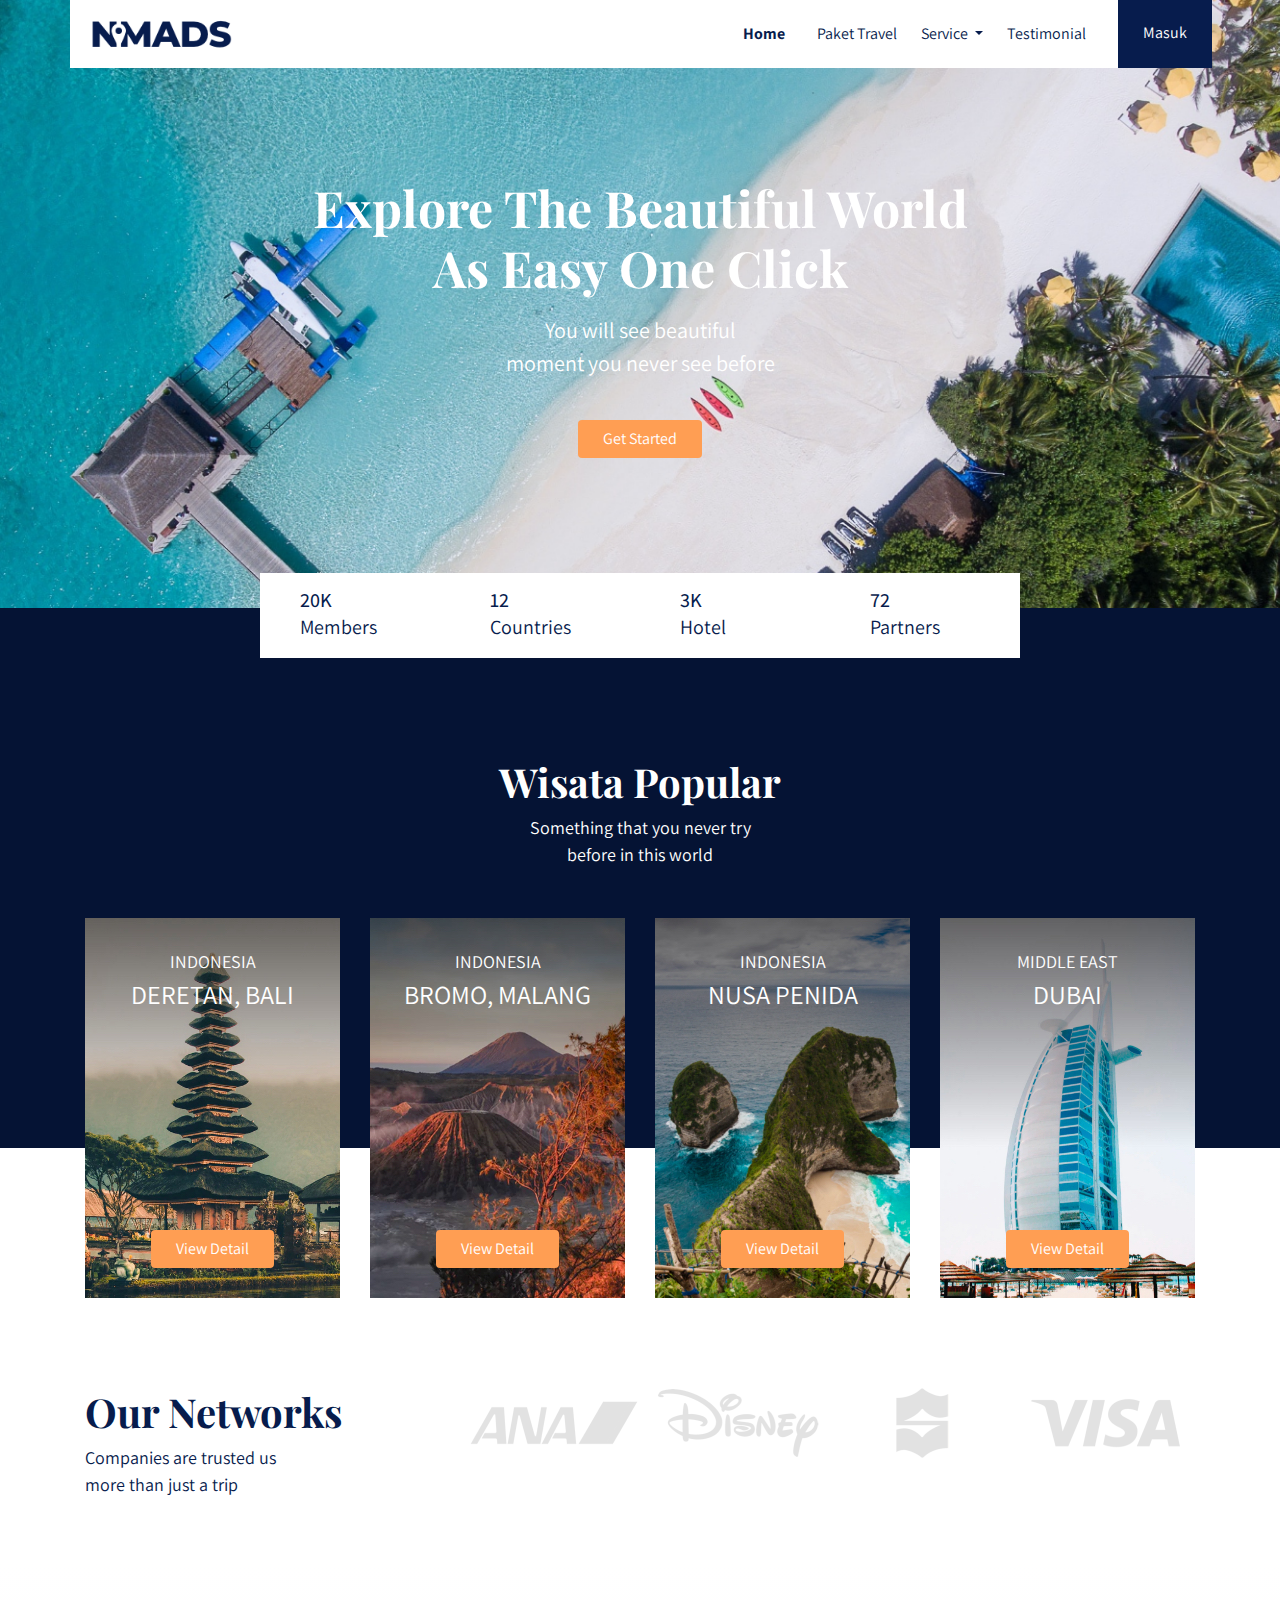
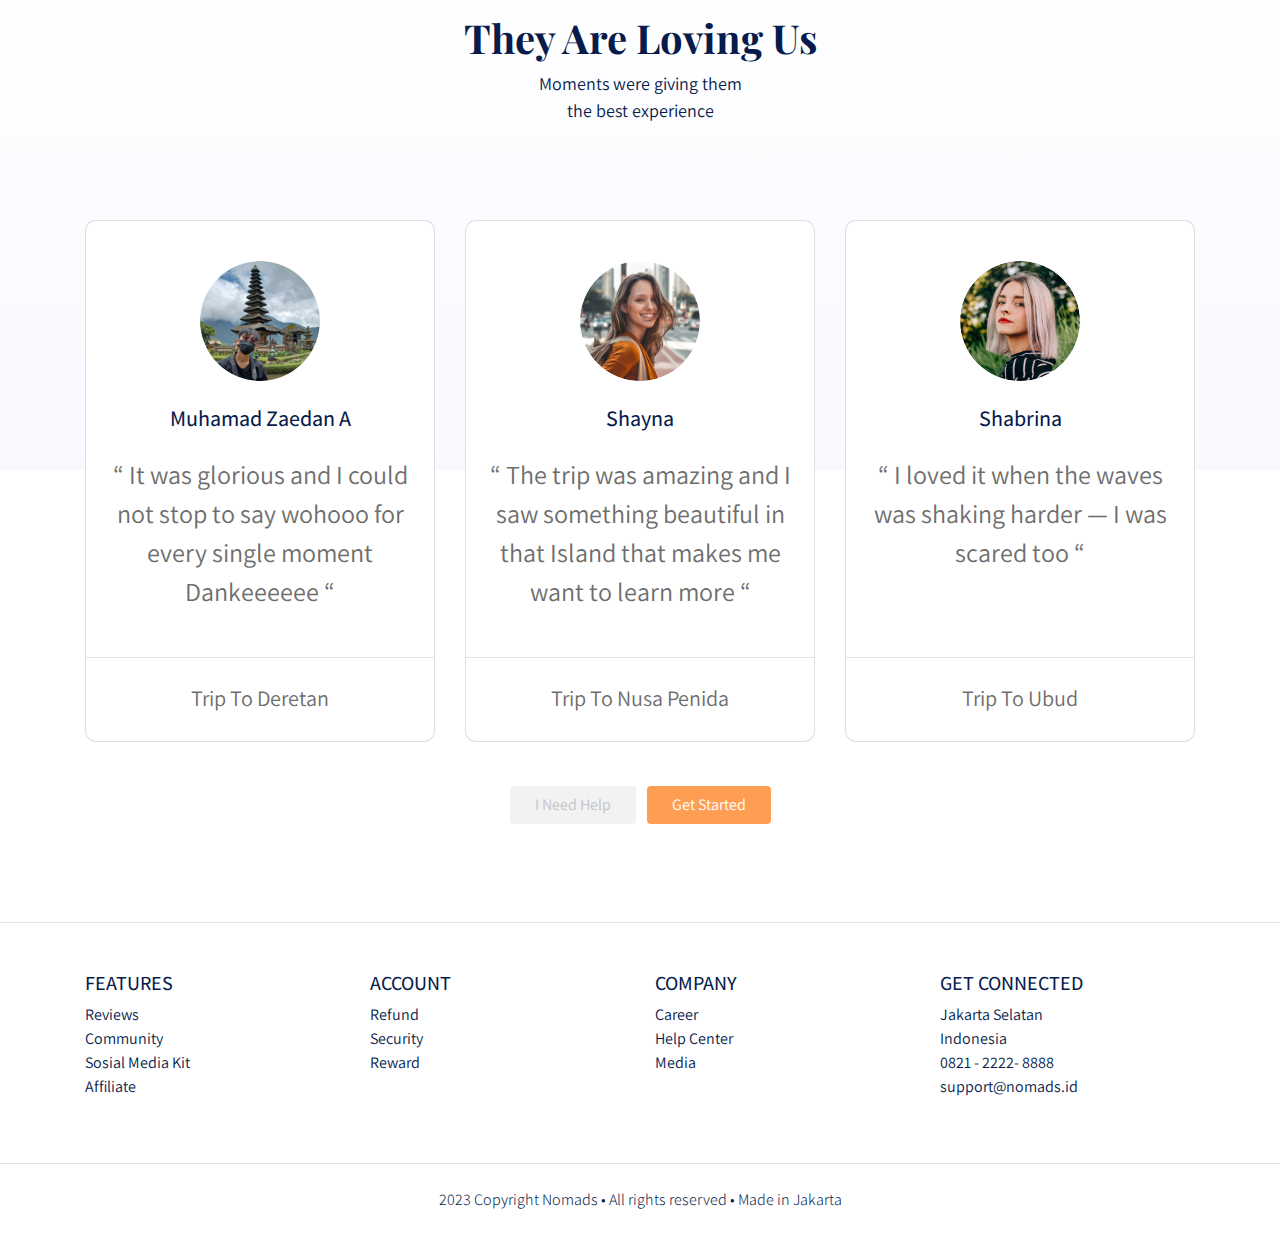
<file: index.html>
<!DOCTYPE html>
<html lang="en">
<head>
  <meta charset="UTF-8">
  <meta http-equiv="X-UA-Compatible" content="IE=edge">
  <meta name="viewport" content="width=device-width, initial-scale=1.0">
  <title>Document</title>
  <link rel="stylesheet" href="frontend/libraries/bootstrap/css/bootstrap.css" />
  <link rel="preconnect" href="https://fonts.googleapis.com">
  <link rel="preconnect" href="https://fonts.gstatic.com" crossorigin>
  <link href="https://fonts.googleapis.com/css2?family=Assistant:wght@200;300;400;500;600;700;800&family=Playfair+Display:ital,wght@0,400;0,500;0,600;0,700;0,800;0,900;1,400;1,500;1,600;1,700;1,800;1,900&display=swap" rel="stylesheet">
  <link rel="stylesheet" href="frontend/styles/main.css" />
</head>
<body>
  <!-- Navbar -->
  <div class="container">
    <nav class="row navbar navbar-expand-lg navbar-light bg-white">
      <a href="#" class="navbar-brand">
        <img src="frontend/images/logo.png" alt="logo NOMADS" />
      </a>
      <button
        class="navbar-toggler navbar-toggler-right"
        type="button"
        data-toggle="collapse"
        data-target="#navb"
        >
        <span class="navbar-toggler-icon"></span>
      </button>

      <div class="collapse navbar-collapse" id="navb">
        <ul class="navbar-nav ml-auto mr-3">
          <li class="nav-item mx-md-2">
            <a href="#" class="nav-link active">Home</a>
          </li>
          <li class="nav-item mx-md-2">
            <a href="#" class="nav-link">Paket Travel</a>
          </li>
          <li class="nav-item dropdown">
            <a href="#" class="nav-link dropdown-toggle" id="navbardrop" data-toggle="dropdown">
              Service
            </a>
            <div class="dropdown-menu">
              <a href="#" class="dropdown-item">Link</a>
              <a href="#" class="dropdown-item">Link</a>
              <a href="#" class="dropdown-item">Link</a>
            </div>
          </li>
          <li class="nav-item mx-md-2">
            <a href="#" class="nav-link">Testimonial</a>
          </li>
        </ul>

        <!-- Mobile Button -->
        <form class="form-inline d-sm-block d-md-none">
          <button class="btn btn-login my-2 my-sm-0">
            Masuk
          </button>
        </form>

        <!-- Desktop Button -->
        <form class="form-inline my-2 my-lg-0 d-none d-md-block">
          <button class="btn btn-login btn-navbar-right my-2 my-sm-0 px-4">
            Masuk
          </button>
        </form>
      </div>
    </nav>
  </div>

  <!-- header -->
  <header class="text-center">
    <h1>
      Explore The Beautiful World
      <br />
      As Easy One Click
    </h1>
    <p class="mt-3">
      You will see beautiful
      <br />
      moment you never see before
    </p>
    <a href="#" class="btn btn-get-started px-4 mt-4">
      Get Started
    </a>
  </header>

  <main>
    <div class="container">
      <section class="section-stats row justify-content-center" id="stats">
        <div class="div-col-3 col-md-2 stats-detail">
          <h2>20K</h2>
          <p>Members</p>
        </div>
        <div class="div-col-3 col-md-2 stats-detail">
          <h2>12</h2>
          <p>Countries</p>
        </div>
        <div class="div-col-3 col-md-2 stats-detail">
          <h2>3K</h2>
          <p>Hotel</p>
        </div>
        <div class="div-col-3 col-md-2 stats-detail">
          <h2>72</h2>
          <p>Partners</p>
        </div>
      </section>
    </div>

    <section class="section-popular" id="popular">
      <div class="container">
        <div class="row">
          <div class="col text-center section-popular-heading">
            <h2>Wisata Popular</h2>
            <p>
              Something that you never try
              <br />
              before in this world
            </p>
          </div>
        </div>
      </div>
    </section>

    <section class="section-popular-content" id="popularContent">
      <div class="container">
        <div class="section-popular-travel row justify-content-center">
          <div class="col-sm-6 col-md-4 col-lg-3">
            <div class="card-travel text-center d-flex flex-column" style="background-image: url('frontend/images/popular-1.jpg');">
              <div class="travel-country">INDONESIA</div>
              <div class="travel-location">DERETAN, BALI</div>
              <div class="travel-button mt-auto">
                <a href="details.html" class="btn btn-travel-details px-4">
                  View Detail
                </a>
              </div>
            </div>
          </div>
          <div class="col-sm-6 col-md-4 col-lg-3">
            <div class="card-travel text-center d-flex flex-column" style="background-image: url('frontend/images/popular-2.jpg');">
              <div class="travel-country">INDONESIA</div>
              <div class="travel-location">BROMO, MALANG</div>
              <div class="travel-button mt-auto">
                <a href="details.html" class="btn btn-travel-details px-4">
                  View Detail
                </a>
              </div>
            </div>
          </div>
          <div class="col-sm-6 col-md-4 col-lg-3">
            <div class="card-travel text-center d-flex flex-column" style="background-image: url('frontend/images/popular-3.jpg');">
              <div class="travel-country">INDONESIA</div>
              <div class="travel-location">NUSA PENIDA</div>
              <div class="travel-button mt-auto">
                <a href="details.html" class="btn btn-travel-details px-4">
                  View Detail
                </a>
              </div>
            </div>
          </div>
          <div class="col-sm-6 col-md-4 col-lg-3">
            <div class="card-travel text-center d-flex flex-column" style="background-image: url('frontend/images/popular-4.jpg');">
              <div class="travel-country">MIDDLE EAST</div>
              <div class="travel-location">DUBAI</div>
              <div class="travel-button mt-auto">
                <a href="details.html" class="btn btn-travel-details px-4">
                  View Detail
                </a>
              </div>
            </div>
          </div>
        </div>
      </div>
    </section>

    <section class="section-networks" id="Networks">
      <div class="container">
        <div class="row">
          <div class="col-md-4">
            <h2>Our Networks</h2>
            <p>
              Companies are trusted us
              <br />
              more than just a trip
            </p>
          </div>
          <div class="col-md-8 text-center">
            <img src="frontend/images/partner.png" alt="Logo Partner" class="img-partner">
          </div>
        </div>
      </div>
    </section>

    <section class="section-testimonial-heading" id="testimonialHeading">
      <div class="container">
        <div class="row">
          <div class="col text-center">
            <h2>They Are Loving Us</h2>
            <p>
              Moments were giving them
              <br />
              the best experience
            </p>
          </div>
        </div>
      </div>
    </section>

    <section class="section section-testimonial-content" id="testimonialContent">
      <div class="container">
        <div class="section-popular-travel row justify-content-center">
          <div class="col-sm-6 col-md-6 col-lg-4">
            <div class="card card-testimonial text-center">
              <div class="testimonial-content">
                <img src="frontend/images/testimonial-0.png" alt="user" class="mb-4 rounded-circle" />
                <h3 class="mb-4">Muhamad Zaedan A</h3>
                <p class="testimonial">
                  “ It was glorious and I could 
                  not stop to say wohooo for 
                  every single moment
                  Dankeeeeee “
                </p>
              </div>
              <hr />
              <p class="trip-to mt-2">
                Trip To Deretan
              </p>
            </div>
          </div>
          <div class="col-sm-6 col-md-6 col-lg-4">
            <div class="card card-testimonial text-center">
              <div class="testimonial-content">
                <img src="frontend/images/testimonial-2.png" alt="user" class="mb-4 rounded-circle" />
                <h3 class="mb-4">Shayna</h3>
                <p class="testimonial">
                  “ The trip was amazing and
                  I saw something beautiful in
                  that Island that makes me
                  want to learn more “
                </p>
              </div>
              <hr />
              <p class="trip-to mt-2">
                Trip To Nusa Penida
              </p>
            </div>
          </div>
          <div class="col-sm-6 col-md-6 col-lg-4">
            <div class="card card-testimonial text-center">
              <div class="testimonial-content">
                <img src="frontend/images/testimonial-3.png" alt="user" class="mb-4 rounded-circle" />
                <h3 class="mb-4">Shabrina</h3>
                <p class="testimonial">
                  “ I loved it when the waves
                  was shaking harder — I was  
                  scared too “
                </p>
              </div>
              <hr />
              <p class="trip-to mt-2">
                Trip To Ubud
              </p>
            </div>
          </div>
        </div>
        <div class="row">
          <div class="col-12 text-center">
            <a href="#" class="btn btn-need-help px-4 mt-4 mx-1">
              I Need Help
            </a>
            <a href="#" class="btn btn-get-started px-4 mt-4 mx-1">
              Get Started
            </a>
          </div>
        </div>
      </div>
    </section>
  </main>

  <footer class="section-footer mt-5 mb-4 border-top">
    <div class="container pt-5 pb-5">
      <div class="row justify-content-center">
        <div class="col-12">
          <div class="row">
            <div class="col-12 col-lg-3">
              <h5>FEATURES</h5>
              <ul class="list-unstyled">
                <li><a href="#">Reviews</a></li>
                <li><a href="#">Community</a></li>
                <li><a href="#">Sosial Media Kit</a></li>
                <li><a href="#">Affiliate</a></li>
              </ul>
            </div>
            <div class="col-12 col-lg-3">
              <h5>ACCOUNT</h5>
              <ul class="list-unstyled">
                <li><a href="#">Refund</a></li>
                <li><a href="#">Security</a></li>
                <li><a href="#">Reward</a></li>
              </ul>
            </div>
            <div class="col-12 col-lg-3">
              <h5>COMPANY</h5>
              <ul class="list-unstyled">
                <li><a href="#">Career</a></li>
                <li><a href="#">Help Center</a></li>
                <li><a href="#">Media</a></li>
              </ul>
            </div>
            <div class="col-12 col-lg-3">
              <h5>GET CONNECTED</h5>
              <ul class="list-unstyled">
                <li><a href="#">Jakarta Selatan</a></li>
                <li><a href="#">Indonesia</a></li>
                <li><a href="#">0821 - 2222- 8888</a></li>
                <li><a href="#">support@nomads.id</a></li>
              </ul>
            </div>
          </div>
        </div>
      </div>
    </div>
    <div class="container-fluid">
      <div class="row border-top justify-content-center align-items-center pt-4">
        <div class="col-auto text-gray-500 font-weight-light">
          2023 Copyright Nomads • All rights reserved • Made in Jakarta 
        </div>
      </div>
    </div>
  </footer>


  <script src="frontend/libraries/jquery/jquery-3.6.4.min.js"></script>
  <script src="frontend/libraries/bootstrap/js/bootstrap.js"></script>
  <script src="frontend/libraries/retina/retina.min.js"></script>
  
</body>
</html>
</file>
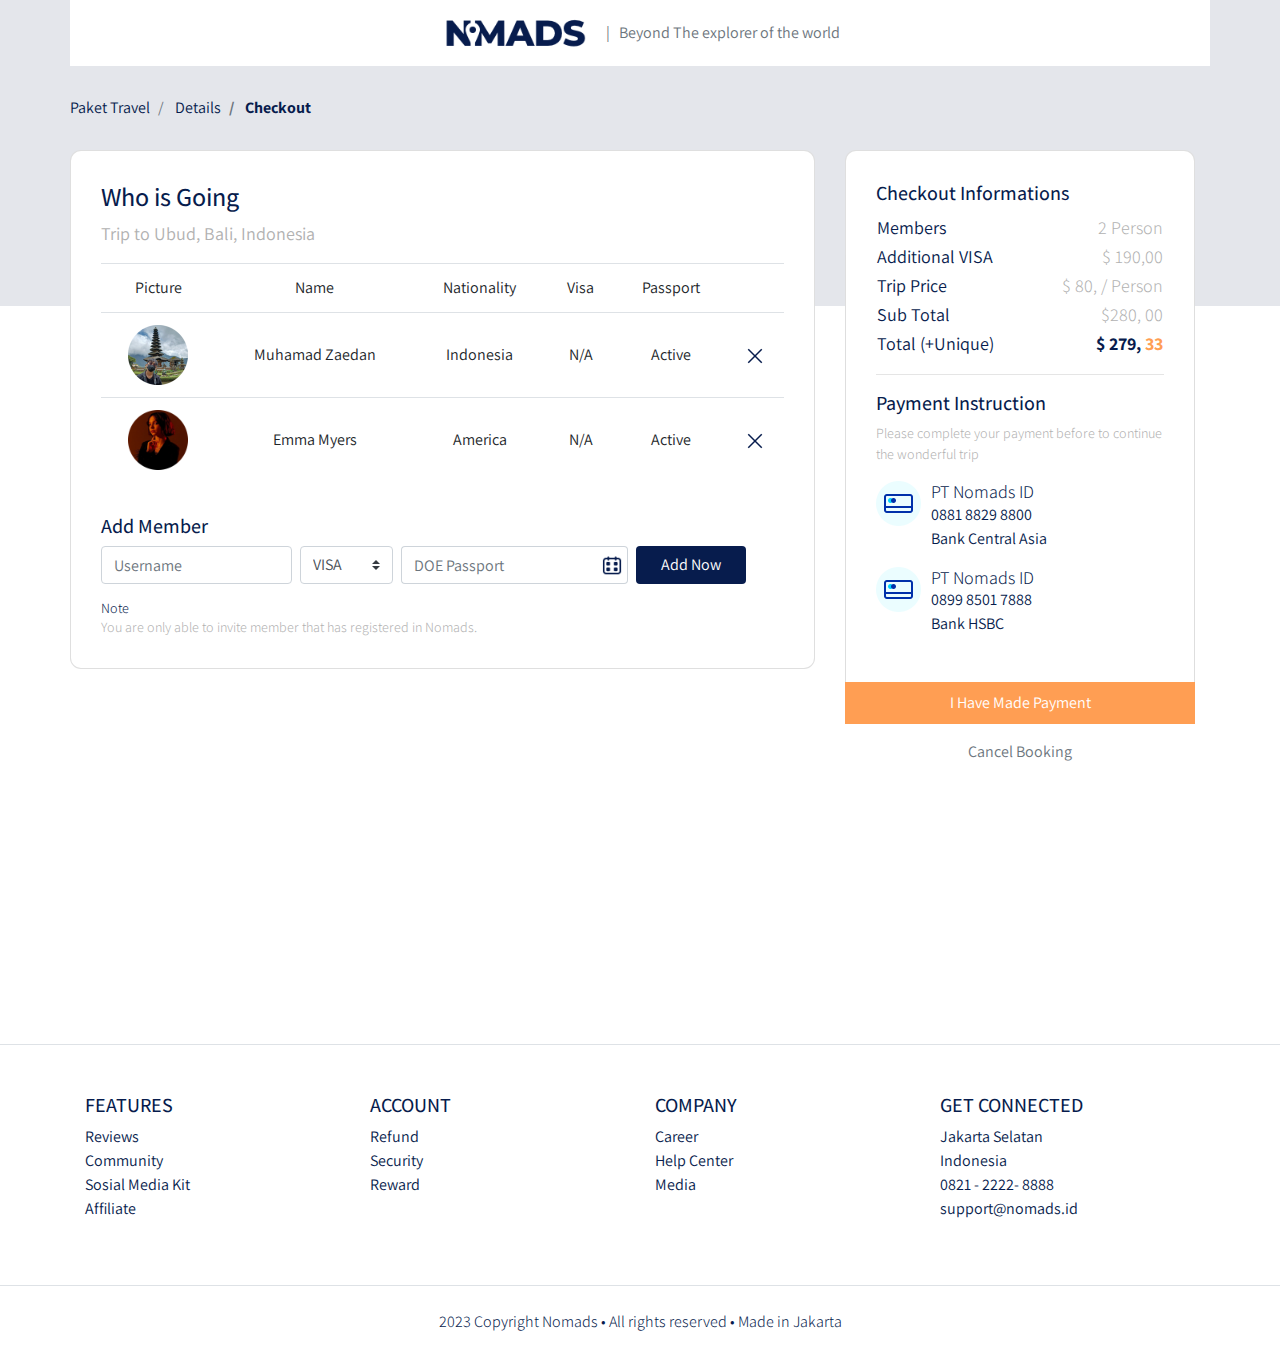
<file: checkout.html>
<!DOCTYPE html>
<html lang="en">
<head>
  <meta charset="UTF-8">
  <meta http-equiv="X-UA-Compatible" content="IE=edge">
  <meta name="viewport" content="width=device-width, initial-scale=1.0">
  <title>Document</title>
  <link rel="stylesheet" href="frontend/libraries/bootstrap/css/bootstrap.css" />
  <link rel="stylesheet" href="frontend/libraries/xzoom/xzoom.css" />
  <link rel="stylesheet" href="frontend/libraries/gijgo/css/gijgo.min.css" />
  <link rel="preconnect" href="https://fonts.googleapis.com">
  <link rel="preconnect" href="https://fonts.gstatic.com" crossorigin>
  <link href="https://fonts.googleapis.com/css2?family=Assistant:wght@200;300;400;500;600;700;800&family=Playfair+Display:ital,wght@0,400;0,500;0,600;0,700;0,800;0,900;1,400;1,500;1,600;1,700;1,800;1,900&display=swap" rel="stylesheet">
  <link rel="stylesheet" href="frontend/styles/main.css" />
</head>
<body>
  <!-- Navbar -->
  <div class="container">
    <nav class="row navbar navbar-expand-lg navbar-light bg-white">
     <div class="navbar-nav ml-auto mr-auto mr-sm-auto mr-lg-0 mr-md-auto">
      <a href="index.html" class="navbar-brand">
        <img src="frontend/images/logo.png">
      </a>
     </div>
     <ul class="navbar-nav mr-auto d-none d-lg-block">
      <li>
        <span class="text-muted">
          | &nbsp; Beyond The explorer of the world
        </span>
      </li>
     </ul>
    </nav>
  </div>

  <main>
    <section class="section-details-header"></section>
    <section class="section-details-content">
      <div class="container">
        <div class="row">
          <div class="col p-0">
            <nav>
              <ol class="breadcrumb">
                <li class="breadcrumb-item">
                  Paket Travel
                </li>
                <li class="breadcrumb-item">
                  Details
                </li>
                <li class="breadcrumb-item active">
                  Checkout
                </li>
              </ol>
            </nav>
          </div>
        </div>
        <div class="row">
          <div class="col-lg-8 pl-lg-0">
            <div class="card card-details">
              <h1>Who is Going</h1>
              <p>
                Trip to Ubud, Bali, Indonesia
              </p>
              <div class="attendee">
                <table class="table table-responsive-sm text-center">
                  <thead>
                    <tr>
                      <td>Picture</td>
                      <td>Name</td>
                      <td>Nationality</td>
                      <td>Visa</td>
                      <td>Passport</td>
                      <td></td>
                    </tr>
                  </thead>
                  <tbody>
                    <tr>
                      <td>
                        <img src="frontend/images/testimonial-0.png" height="60px" width="60px">
                      </td>
                      <td class="align-middle">
                        Muhamad Zaedan
                      </td>
                      <td class="align-middle">
                        Indonesia
                      </td>
                      <td class="align-middle">
                        N/A
                      </td>
                      <td class="align-middle">
                        Active
                      </td>
                      <td class="align-middle">
                        <a href="#">
                          <img src="frontend/images/ic_remove.png">
                        </a>
                      </td>
                    </tr>
                    <tr>
                      <td>
                        <img src="frontend/images/avatar-1.png" height="60px" width="60px">
                      </td>
                      <td class="align-middle">
                        Emma Myers
                      </td>
                      <td class="align-middle">
                        America
                      </td>
                      <td class="align-middle">
                        N/A
                      </td>
                      <td class="align-middle">
                        Active
                      </td>
                      <td class="align-middle">
                        <a href="#">
                          <img src="frontend/images/ic_remove.png">
                        </a>
                      </td>
                    </tr>
                  </tbody>
                </table>
              </div>
              <div class="member mt-3">
                <h2>Add Member</h2>
                <form action="#" class="form-inline">
                  <label for="inputUsername" class="sr-only">Name</label>
                  <input type="text" name="inputUsername" class="form-control mb-2 mr-sm-2" id="inputUsername" placeholder="Username">

                  <label for="inputVisa" class="sr-only">Visa</label>
                  <select name="inputVisa" id="inputVisa" class="custom-select mb-2 mr-sm-2">
                    <option value="VISA" selected>VISA</option>
                    <option value="30 Days">30 Days</option>
                    <option value="N/A">N/A</option>
                  </select>

                  <label for="doePassport" class="sr-only">DOE Passport</label>
                  <div class="input-group mb-2 mr-sm-2">
                    <input type="text" class="form-control datepicker" id="doePassport" placeholder="DOE Passport">
                  </div>

                  <button type="submit" class="btn btn-add-now mb-2 px-4">
                    Add Now
                  </button>
                </form>
                <h3 class="mt-2 mb-0">Note</h3>
                <p class="disclaimer mb-0">
                  You are only able to invite member that has registered in Nomads.
                </p>
              </div>
            </div>
          </div>
          <div class="col-lg-4">
            <div class="card card-details card-right">
              <h2>Checkout Informations</h2>
              <table class="trip-information">
                <tr>
                  <th width="50%">Members</th>
                  <td width="50%" class="text-right">
                    2 Person
                  </td>
                </tr>
                <tr>
                  <th width="50%">Additional VISA</th>
                  <td width="50%" class="text-right">
                    $ 190,00
                  </td>
                </tr>
                <tr>
                  <th width="50%">Trip Price</th>
                  <td width="50%" class="text-right">
                    $ 80, / Person
                  </td>
                </tr>
                <tr>
                  <th width="50%">Sub Total</th>
                  <td width="50%" class="text-right">
                    $280, 00
                  </td>
                </tr>
                <tr>
                  <th width="50%">Total (+Unique)</th>
                  <td width="50%" class="text-right text-total">
                    <span class="text-blue">
                      $ 279,
                    </span>
                    <span class="text-orange">
                      33
                    </span>
                  </td>
                </tr>
              </table>
              <hr>
              <h2>Payment Instruction</h2>
              <p class="payment-instructions">
                Please complete your payment before to continue the wonderful trip
              </p>
              <div class="bank">
                <div class="bank-item pb-3">
                  <img src="frontend/images/ic_bank.png" class="bank-image">
                  <div class="description">
                    <h3>PT Nomads ID</h3>
                    <p>
                      0881 8829 8800
                      <br>
                      Bank Central Asia
                    </p>   
                  </div>
                  <div class="clearfix"></div>
                </div>
                <div class="bank-item pb-3">
                  <img src="frontend/images/ic_bank.png" class="bank-image">
                  <div class="description">
                    <h3>PT Nomads ID</h3>
                    <p>
                      0899 8501 7888
                      <br>
                      Bank HSBC
                    </p>   
                  </div>
                  <div class="clearfix">
                    
                  </div>
                </div>
              </div>
            </div>
            <div class="join-container">
              <a href="success.html" class="btn btn-block btn-join-now mt-3 py-2">
                I Have Made Payment
              </a>
            </div>
            <div class="text-center mt-3">
              <a href="details.html" class="text-muted">
                Cancel Booking
              </a>
            </div>
          </div>
        </div>
      </div>
    </section>
  </main>

  <footer class="section-footer mt-5 mb-4 border-top">
    <div class="container pt-5 pb-5">
      <div class="row justify-content-center">
        <div class="col-12">
          <div class="row">
            <div class="col-12 col-lg-3">
              <h5>FEATURES</h5>
              <ul class="list-unstyled">
                <li><a href="#">Reviews</a></li>
                <li><a href="#">Community</a></li>
                <li><a href="#">Sosial Media Kit</a></li>
                <li><a href="#">Affiliate</a></li>
              </ul>
            </div>
            <div class="col-12 col-lg-3">
              <h5>ACCOUNT</h5>
              <ul class="list-unstyled">
                <li><a href="#">Refund</a></li>
                <li><a href="#">Security</a></li>
                <li><a href="#">Reward</a></li>
              </ul>
            </div>
            <div class="col-12 col-lg-3">
              <h5>COMPANY</h5>
              <ul class="list-unstyled">
                <li><a href="#">Career</a></li>
                <li><a href="#">Help Center</a></li>
                <li><a href="#">Media</a></li>
              </ul>
            </div>
            <div class="col-12 col-lg-3">
              <h5>GET CONNECTED</h5>
              <ul class="list-unstyled">
                <li><a href="#">Jakarta Selatan</a></li>
                <li><a href="#">Indonesia</a></li>
                <li><a href="#">0821 - 2222- 8888</a></li>
                <li><a href="#">support@nomads.id</a></li>
              </ul>
            </div>
          </div>
        </div>
      </div>
    </div>
    <div class="container-fluid">
      <div class="row border-top justify-content-center align-items-center pt-4">
        <div class="col-auto text-gray-500 font-weight-light">
          2023 Copyright Nomads • All rights reserved • Made in Jakarta 
        </div>
      </div>
    </div>
  </footer>


  <script src="frontend/libraries/jquery/jquery-3.6.4.min.js"></script>
  <script src="frontend/libraries/bootstrap/js/bootstrap.js"></script>
  <script src="frontend/libraries/retina/retina.min.js"></script>
  <script src="frontend/libraries/xzoom/xzoom.min.js"></script>
  <script src="frontend/libraries/gijgo/js/gijgo.min.js"></script>
  <script>
    $(document).ready(function(){
      $('.xzoom, .xzoom-gallery').xzoom({
        zoomWidth: 500,
        title : false,
        tint : '#333',
        xoffset : 15
      });

      $('.datepicker').datepicker({
        uiLibrary:'bootstrap4',
        icons: {
          rightIcon: '<img src="frontend/images/ic_doe.png" />'
        }
      });
    });
  </script>
  
</body>
</html>
</file>
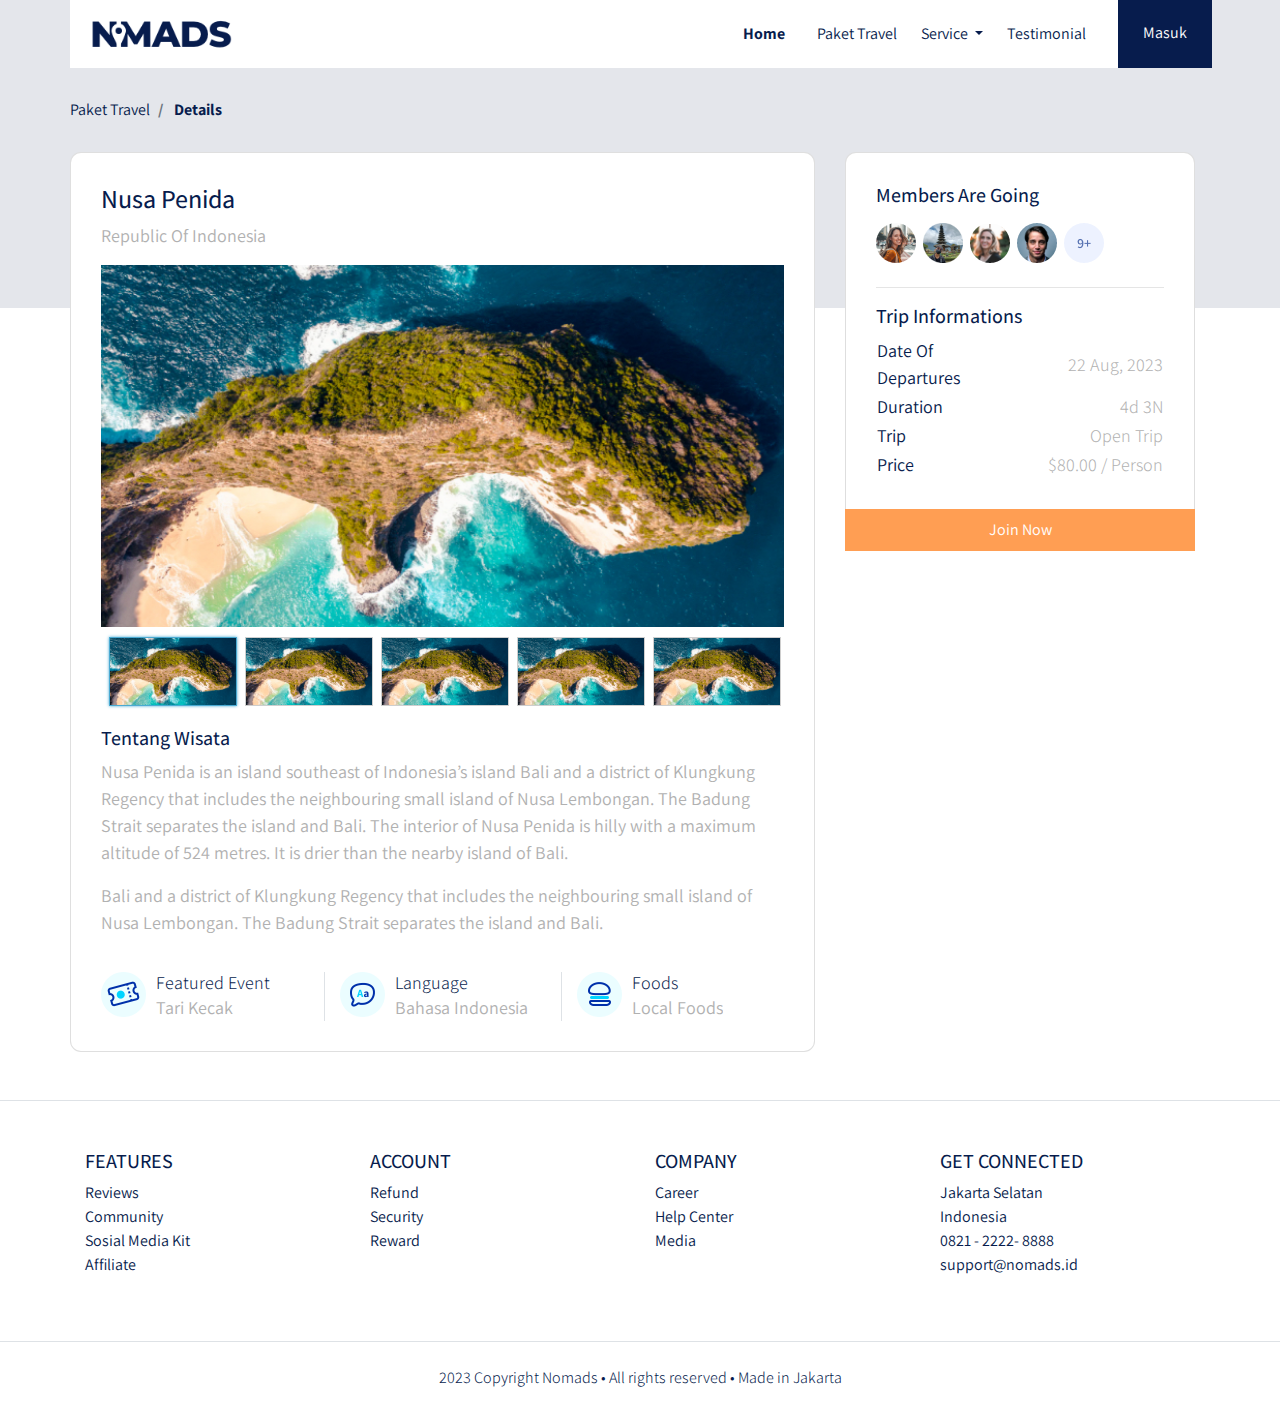
<file: details.html>
<!DOCTYPE html>
<html lang="en">
<head>
  <meta charset="UTF-8">
  <meta http-equiv="X-UA-Compatible" content="IE=edge">
  <meta name="viewport" content="width=device-width, initial-scale=1.0">
  <title>Document</title>
  <link rel="stylesheet" href="frontend/libraries/bootstrap/css/bootstrap.css" />
  <link rel="stylesheet" href="frontend/libraries/xzoom/xzoom.css" />
  <link rel="preconnect" href="https://fonts.googleapis.com">
  <link rel="preconnect" href="https://fonts.gstatic.com" crossorigin>
  <link href="https://fonts.googleapis.com/css2?family=Assistant:wght@200;300;400;500;600;700;800&family=Playfair+Display:ital,wght@0,400;0,500;0,600;0,700;0,800;0,900;1,400;1,500;1,600;1,700;1,800;1,900&display=swap" rel="stylesheet">
  <link rel="stylesheet" href="frontend/styles/main.css" />
</head>
<body>
  <!-- Navbar -->
  <div class="container">
    <nav class="row navbar navbar-expand-lg navbar-light bg-white">
      <a href="#" class="navbar-brand">
        <img src="frontend/images/logo.png" alt="logo NOMADS" />
      </a>
      <button
        class="navbar-toggler navbar-toggler-right"
        type="button"
        data-toggle="collapse"
        data-target="#navb"
        >
        <span class="navbar-toggler-icon"></span>
      </button>

      <div class="collapse navbar-collapse" id="navb">
        <ul class="navbar-nav ml-auto mr-3">
          <li class="nav-item mx-md-2">
            <a href="#" class="nav-link active">Home</a>
          </li>
          <li class="nav-item mx-md-2">
            <a href="#" class="nav-link">Paket Travel</a>
          </li>
          <li class="nav-item dropdown">
            <a href="#" class="nav-link dropdown-toggle" id="navbardrop" data-toggle="dropdown">
              Service
            </a>
            <div class="dropdown-menu">
              <a href="#" class="dropdown-item">Link</a>
              <a href="#" class="dropdown-item">Link</a>
              <a href="#" class="dropdown-item">Link</a>
            </div>
          </li>
          <li class="nav-item mx-md-2">
            <a href="#" class="nav-link">Testimonial</a>
          </li>
        </ul>

        <!-- Mobile Button -->
        <form class="form-inline d-sm-block d-md-none">
          <button class="btn btn-login my-2 my-sm-0">
            Masuk
          </button>
        </form>

        <!-- Desktop Button -->
        <form class="form-inline my-2 my-lg-0 d-none d-md-block">
          <button class="btn btn-login btn-navbar-right my-2 my-sm-0 px-4">
            Masuk
          </button>
        </form>
      </div>
    </nav>
  </div>

  <main>
    <section class="section-details-header"></section>
    <section class="section-details-content">
      <div class="container">
        <div class="row">
          <div class="col p-0">
            <nav>
              <ol class="breadcrumb">
                <li class="breadcrumb-item">
                  Paket Travel
                </li>
                <li class="breadcrumb-item active">
                  Details
                </li>
              </ol>
            </nav>
          </div>
        </div>
        <div class="row">
          <div class="col-lg-8 pl-lg-0">
            <div class="card card-details">
              <h1>Nusa Penida</h1>
              <p>
                Republic Of Indonesia
              </p>
              <div class="gallery">
                <div class="xzoom-container">
                  <img src="frontend/images/details.jpg" class="xzoom" id="xzoom-default" xoriginal="frontend/images/details.jpg">
                </div>
                <div class="div xzoom-thumbs">
                  <a href="frontend/images/details.jpg">
                    <img src="frontend/images/details.jpg" class="xzoom-gallery" width="128" xpreview="frontend/images/details.jpg">

                  </a>
                  <a href="frontend/images/details.jpg">
                    <img src="frontend/images/details.jpg" class="xzoom-gallery" width="128" xpreview="frontend/images/details.jpg">
                    
                  </a>
                  <a href="frontend/images/details.jpg">
                    <img src="frontend/images/details.jpg" class="xzoom-gallery" width="128" xpreview="frontend/images/details.jpg">
                    
                  </a>
                  <a href="frontend/images/details.jpg">
                    <img src="frontend/images/details.jpg" class="xzoom-gallery" width="128" xpreview="frontend/images/details.jpg">
                    
                  </a>
                  <a href="frontend/images/details.jpg">
                    <img src="frontend/images/details.jpg" class="xzoom-gallery" width="128" xpreview="frontend/images/details.jpg">
                    
                  </a>
                </div>
              </div>
              <h2>
                Tentang Wisata
              </h2>
              <p>
                Nusa Penida is an island southeast of Indonesia’s island Bali and a district of Klungkung 
                Regency that includes the neighbouring small island of Nusa Lembongan. The Badung 
                Strait separates the island and Bali. The interior of Nusa Penida is hilly with a maximum 
                altitude of 524 metres. It is drier than the nearby island of Bali. 
              </p>
              <p>
                Bali and a district of Klungkung Regency that includes the neighbouring small island of 
                Nusa Lembongan. The Badung Strait separates the island and Bali.
              </p>
              <div class="features row">
                <div class="col-md-4">
                  <img src="frontend/images/ic_event.png" alt="" class="features-image">
                  <div class="description">
                    <h3>Featured Event</h3>
                    <p>Tari Kecak</p>
                  </div>
                </div>
                <div class="col-md-4 border-left">
                  <img src="frontend/images/ic_language.png" alt="" class="features-image">
                  <div class="description">
                    <h3>Language</h3>
                    <p>Bahasa Indonesia</p>
                  </div>
                </div>
                <div class="col-md-4 border-left">
                  <img src="frontend/images/ic_foods.png" alt="" class="features-image">
                  <div class="description">
                    <h3>Foods</h3>
                    <p>Local Foods</p>
                  </div>
                </div>
              </div>
            </div>
          </div>
          <div class="col-lg-4">
            <div class="card card-details card-right">
              <h2>Members Are Going</h2>
              <div class="members my-2">
                <img src="/frontend/images/member-1.png" class="member-image mr-1">
                <img src="/frontend/images/testimonial-0.png" class="member-image mr-1">
                <img src="/frontend/images/member-2.png" class="member-image mr-1">
                <img src="/frontend/images/member-3.png" class="member-image mr-1">
                <img src="/frontend/images/member-5.png" class="member-image mr-1">
              </div>
              <hr>
              <h2>Trip Informations</h2>
              <table class="trip-information">
                <tr>
                  <th width="50%">Date Of Departures</th>
                  <td width="50%" class="text-right">
                    22 Aug, 2023
                  </td>
                </tr>
                <tr>
                  <th width="50%">Duration</th>
                  <td width="50%" class="text-right">
                    4d 3N
                  </td>
                </tr>
                <tr>
                  <th width="50%">Trip</th>
                  <td width="50%" class="text-right">
                    Open Trip
                  </td>
                </tr>
                <tr>
                  <th width="50%">Price</th>
                  <td width="50%" class="text-right">
                    $80.00 / Person
                  </td>
                </tr>
              </table>
            </div>
            <div class="join-container">
              <a href="checkout.html" class="btn btn-block btn-join-now mt-3 py-2">
                Join Now
              </a>
            </div>
          </div>
        </div>
      </div>
    </section>
  </main>

  <footer class="section-footer mt-5 mb-4 border-top">
    <div class="container pt-5 pb-5">
      <div class="row justify-content-center">
        <div class="col-12">
          <div class="row">
            <div class="col-12 col-lg-3">
              <h5>FEATURES</h5>
              <ul class="list-unstyled">
                <li><a href="#">Reviews</a></li>
                <li><a href="#">Community</a></li>
                <li><a href="#">Sosial Media Kit</a></li>
                <li><a href="#">Affiliate</a></li>
              </ul>
            </div>
            <div class="col-12 col-lg-3">
              <h5>ACCOUNT</h5>
              <ul class="list-unstyled">
                <li><a href="#">Refund</a></li>
                <li><a href="#">Security</a></li>
                <li><a href="#">Reward</a></li>
              </ul>
            </div>
            <div class="col-12 col-lg-3">
              <h5>COMPANY</h5>
              <ul class="list-unstyled">
                <li><a href="#">Career</a></li>
                <li><a href="#">Help Center</a></li>
                <li><a href="#">Media</a></li>
              </ul>
            </div>
            <div class="col-12 col-lg-3">
              <h5>GET CONNECTED</h5>
              <ul class="list-unstyled">
                <li><a href="#">Jakarta Selatan</a></li>
                <li><a href="#">Indonesia</a></li>
                <li><a href="#">0821 - 2222- 8888</a></li>
                <li><a href="#">support@nomads.id</a></li>
              </ul>
            </div>
          </div>
        </div>
      </div>
    </div>
    <div class="container-fluid">
      <div class="row border-top justify-content-center align-items-center pt-4">
        <div class="col-auto text-gray-500 font-weight-light">
          2023 Copyright Nomads • All rights reserved • Made in Jakarta 
        </div>
      </div>
    </div>
  </footer>


  <script src="frontend/libraries/jquery/jquery-3.6.4.min.js"></script>
  <script src="frontend/libraries/bootstrap/js/bootstrap.js"></script>
  <script src="frontend/libraries/retina/retina.min.js"></script>
  <script src="frontend/libraries/xzoom/xzoom.min.js"></script>
  <script>
    $(document).ready(function(){
      $('.xzoom, .xzoom-gallery').xzoom({
        zoomWidth: 500,
        title : false,
        tint : '#333',
        xoffset : 15
      });
    });
  </script>
  
</body>
</html>
</file>
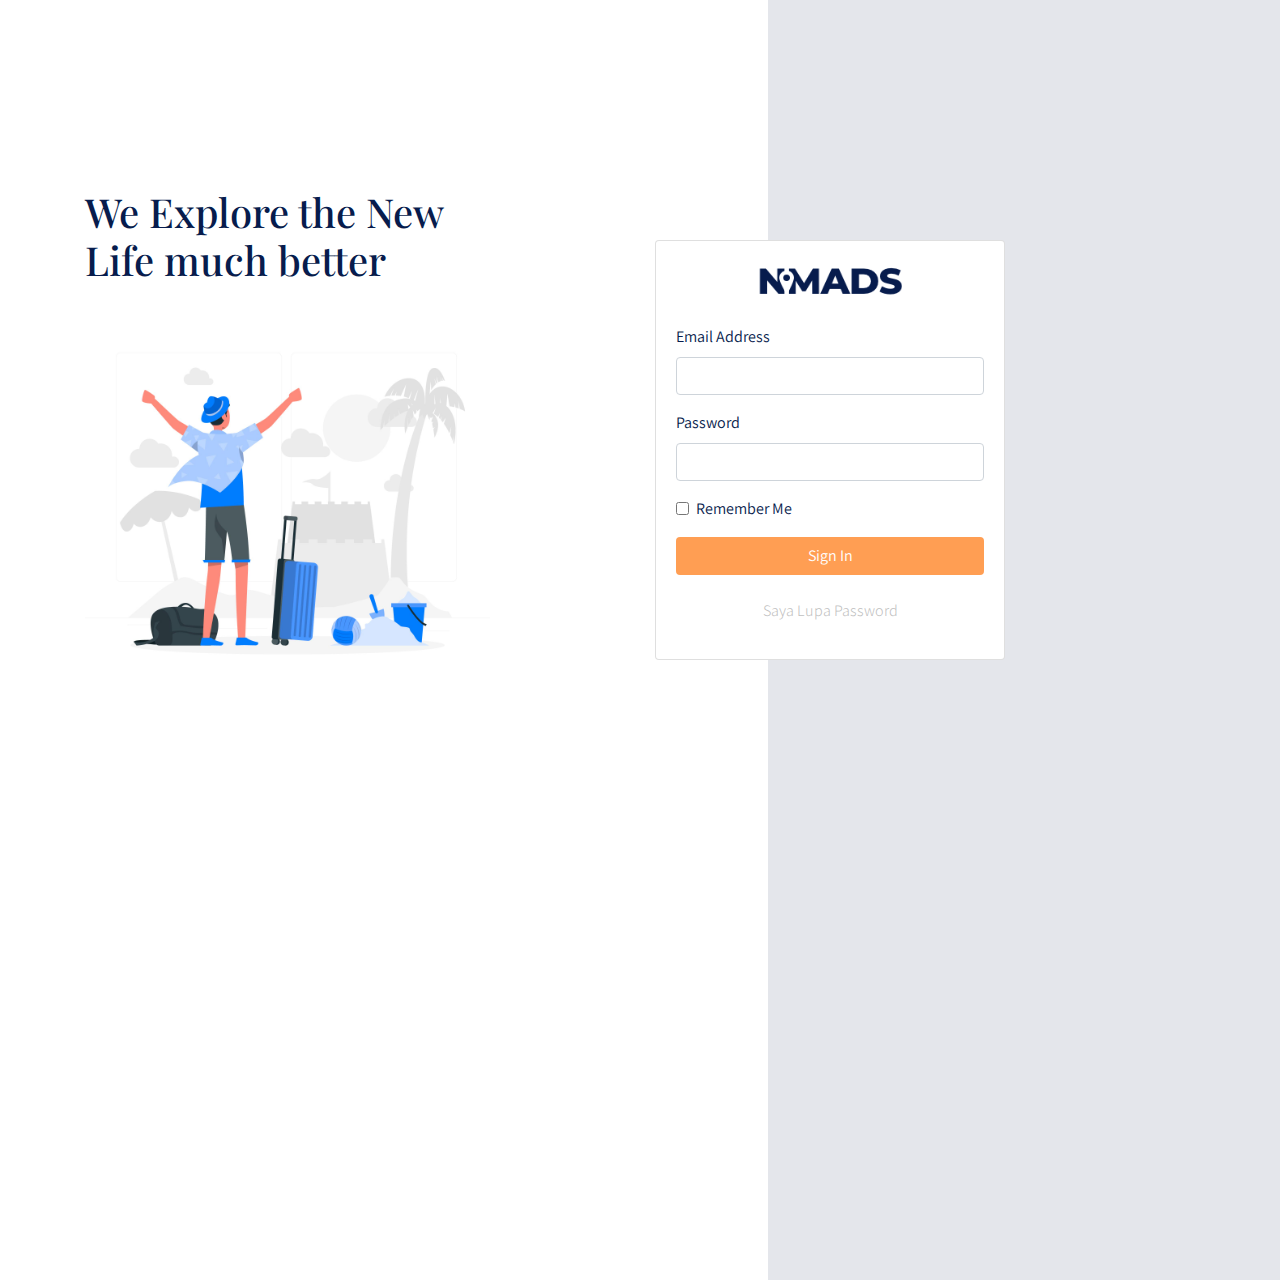
<file: login.html>
<!DOCTYPE html>
<html lang="en">
<head>
  <meta charset="UTF-8">
  <meta http-equiv="X-UA-Compatible" content="IE=edge">
  <meta name="viewport" content="width=device-width, initial-scale=1.0">
  <title>Document</title>
  <link rel="stylesheet" href="frontend/libraries/bootstrap/css/bootstrap.css" />
  <link rel="stylesheet" href="frontend/libraries/xzoom/xzoom.css" />
  <link rel="stylesheet" href="frontend/libraries/gijgo/css/gijgo.min.css" />
  <link rel="preconnect" href="https://fonts.googleapis.com">
  <link rel="preconnect" href="https://fonts.gstatic.com" crossorigin>
  <link href="https://fonts.googleapis.com/css2?family=Assistant:wght@200;300;400;500;600;700;800&family=Playfair+Display:ital,wght@0,400;0,500;0,600;0,700;0,800;0,900;1,400;1,500;1,600;1,700;1,800;1,900&display=swap" rel="stylesheet">
  <link rel="stylesheet" href="frontend/styles/main.css" />
</head>
<body>
  
  <main class="login-container">
    <div class="container">
      <div class="row page-login d-flex align-items-center">
        <div class="section-left col-12 col-md-6">
          <h1 class="mb-4">
            We Explore the New <br>Life much better
          </h1>
          <img src="frontend/images/login-image.jpg" class="w-75 d-none d-sm-flex">
        </div>
        <div class="section-right col-12 col-md-4">
          <div class="card">
            <div class="card-body">
              <div class="text-center">
                <img src="frontend/images/logo.png" class="w-50 mb-4">
              </div>
              <form>
                <div class="form-group">
                  <label for="">Email Address</label>
                  <input type="email" class="form-control" aria-describedby="emailHelp">
                </div>
                <div class="form-group">
                  <label for="">Password</label>
                  <input type="password" class="form-control">
                </div>
                <div class="form-group form-check">
                  <input type="checkbox" class="form-check-input" id="exampleCheck1">
                  <label class="form-check-label">Remember Me</label>
                </div>
                <button type="submit" class="btn btn-login btn-block">
                  Sign In
                </button>
                <p class="text-center mt-4">
                  <a href="#">Saya Lupa Password</a>
                </p>
              </form>
            </div>
          </div>
          
        </div>
      </div>
    </div>
   
  </main>

  <script src="frontend/libraries/jquery/jquery-3.6.4.min.js"></script>
  <script src="frontend/libraries/bootstrap/js/bootstrap.js"></script>
  <script src="frontend/libraries/retina/retina.min.js"></script>
  
</body>
</html>
</file>
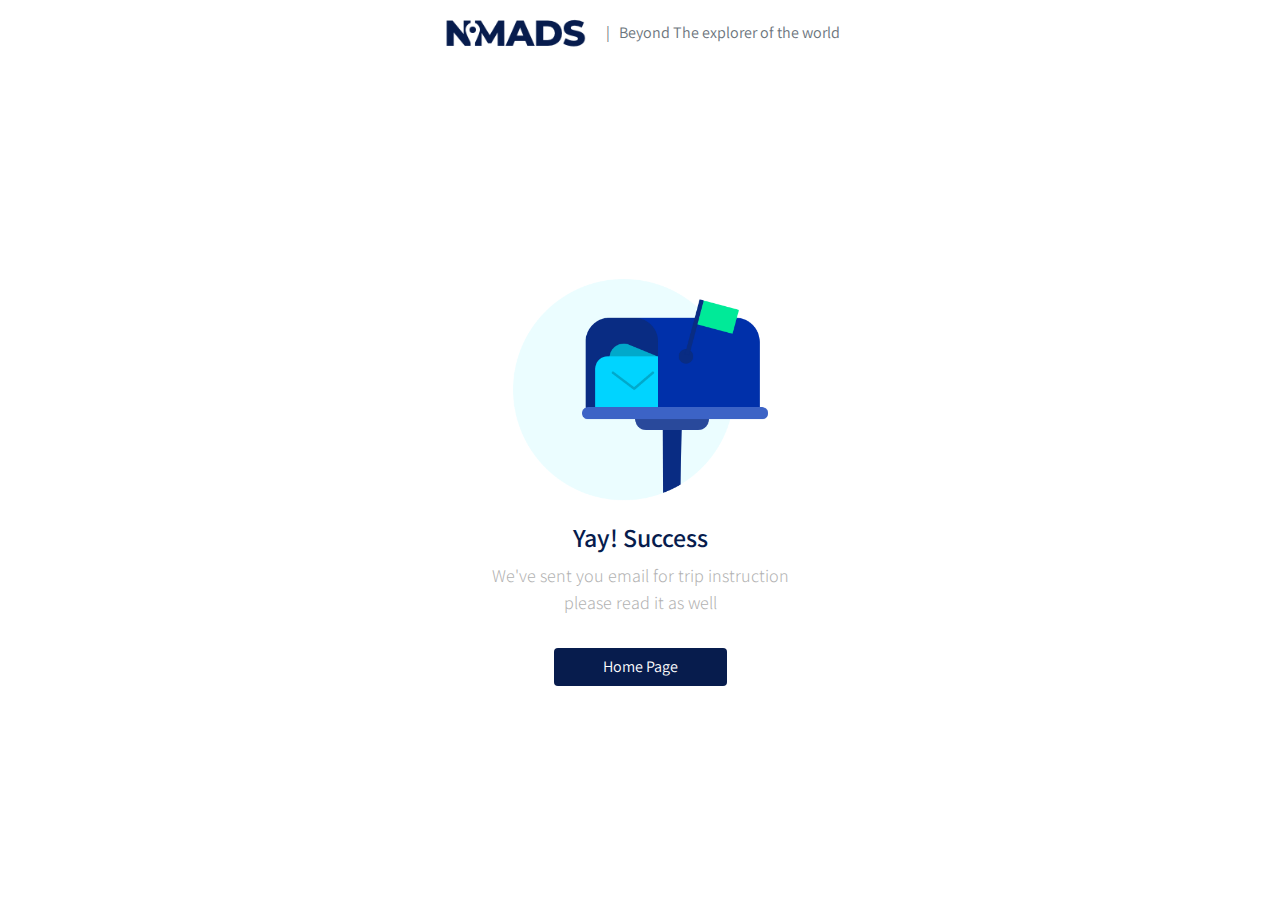
<file: success.html>
<!DOCTYPE html>
<html lang="en">
<head>
  <meta charset="UTF-8">
  <meta http-equiv="X-UA-Compatible" content="IE=edge">
  <meta name="viewport" content="width=device-width, initial-scale=1.0">
  <title>Document</title>
  <link rel="stylesheet" href="frontend/libraries/bootstrap/css/bootstrap.css" />
  <link rel="stylesheet" href="frontend/libraries/xzoom/xzoom.css" />
  <link rel="stylesheet" href="frontend/libraries/gijgo/css/gijgo.min.css" />
  <link rel="preconnect" href="https://fonts.googleapis.com">
  <link rel="preconnect" href="https://fonts.gstatic.com" crossorigin>
  <link href="https://fonts.googleapis.com/css2?family=Assistant:wght@200;300;400;500;600;700;800&family=Playfair+Display:ital,wght@0,400;0,500;0,600;0,700;0,800;0,900;1,400;1,500;1,600;1,700;1,800;1,900&display=swap" rel="stylesheet">
  <link rel="stylesheet" href="frontend/styles/main.css" />
</head>
<body>
  <!-- Navbar -->
  <div class="container">
    <nav class="row navbar navbar-expand-lg navbar-light bg-white">
     <div class="navbar-nav ml-auto mr-auto mr-sm-auto mr-lg-0 mr-md-auto">
      <a href="index.html" class="navbar-brand">
        <img src="frontend/images/logo.png">
      </a>
     </div>
     <ul class="navbar-nav mr-auto d-none d-lg-block">
      <li>
        <span class="text-muted">
          | &nbsp; Beyond The explorer of the world
        </span>
      </li>
     </ul>
    </nav>
  </div>

  <main>
    <div class="section-success d-flex align-items-center">
      <div class="col text-center">
        <img src="frontend/images/ic_mail.png" />
        <h1>Yay! Success</h1>
        <p>
          We've sent you email for trip instruction
          <br />
          please read it as well
        </p>
        <a href="index.html" class="btn btn-home-page mt-3 px-5">
          Home Page
        </a>
      </div>
    </div>
  </main>

 


  <script src="frontend/libraries/jquery/jquery-3.6.4.min.js"></script>
  <script src="frontend/libraries/bootstrap/js/bootstrap.js"></script>
  <script src="frontend/libraries/retina/retina.min.js"></script>
  <script src="frontend/libraries/xzoom/xzoom.min.js"></script>
  <script src="frontend/libraries/gijgo/js/gijgo.min.js"></script>
  <script>
    $(document).ready(function(){
      $('.xzoom, .xzoom-gallery').xzoom({
        zoomWidth: 500,
        title : false,
        tint : '#333',
        xoffset : 15
      });

      $('.datepicker').datepicker({
        uiLibrary:'bootstrap4',
        icons: {
          rightIcon: '<img src="frontend/images/ic_doe.png" />'
        }
      });
    });
  </script>
  
</body>
</html>
</file>
<file: frontend/styles/main.css>
body {
  background-color: #ffffff;
  font-family: "Assistant", sans-serif;
  color: #071C4D;
}

.navbar-brand img {
  max-height: 40px;
}

.navbar-light .navbar-nav .nav-link {
  color: #071C4D;
}
.navbar-light .navbar-nav .nav-link.active {
  font-weight: bold;
  color: #071C4D;
}

.btn-navbar-right {
  margin-top: -10px !important;
  margin-bottom: -8px !important;
  margin-right: -18px !important;
  height: 70px;
  border-radius: 0;
}

.btn-login {
  background-color: #071C4D;
  color: #ffffff;
}
.btn-login:hover {
  background-color: #1E3771;
  color: #ffffff;
}

header {
  padding: 180px 0 165px;
  margin-top: -70px;
  background-image: url("../images/header.png");
  background-size: cover;
}
header h1, header p {
  color: #fff;
}
header h1 {
  font-family: "playfair display", serif;
  font-weight: bold;
  font-size: 50px;
}
header p {
  font-size: 22px;
}
header .btn-get-started {
  background-color: #ff9e53;
  color: #fff;
}
header .btn-get-started:hover {
  background-color: #ffaa69;
  color: #fff;
}

.section-stats {
  margin-top: -50px;
}
.section-stats .stats-detail {
  padding-top: 15px;
  background-color: #fff;
  padding-left: 40px;
}
.section-stats h2 {
  font-size: 20px;
  margin-bottom: 0;
}
.section-stats p {
  font-size: 20px;
}

.section-popular {
  min-height: 540px;
  background: #051334;
  margin-top: -50px;
  margin-bottom: -230px;
}
.section-popular .section-popular-heading {
  margin-top: 150px;
}
.section-popular .section-popular-heading h2, .section-popular .section-popular-heading p {
  color: #fff;
}
.section-popular .section-popular-heading h2 {
  font-family: "Playfair Display", serif;
  font-weight: bold;
  font-size: 40px;
}
.section-popular .section-popular-heading p {
  font-size: 18px;
}

.section-popular-content .section-popular-travel .card-travel {
  min-height: 380px;
  background-color: #ddd;
  color: #fff;
  padding: 30px;
  background-size: cover;
  margin-bottom: 20px;
}
.section-popular-content .section-popular-travel .travel-country {
  font-size: 18px;
  color: #fff;
}
.section-popular-content .section-popular-travel .travel-location {
  font-size: 26px;
  color: #fff;
}
.section-popular-content .section-popular-travel .travel-button .btn-travel-details {
  background-color: #ff9e53;
  color: #fff;
}
.section-popular-content .section-popular-travel .travel-button .btn-travel-details:hover {
  background-color: #ffae6f;
  color: #fff;
}

.section-networks {
  background-color: #fff;
  margin-top: -170px;
  padding-top: 240px;
  padding-bottom: 50px;
}
.section-networks h2 {
  font-family: "Playfair Display", serif;
  font-weight: bold;
  font-size: 40px;
}
.section-networks p {
  font-size: 18px;
}
.section-networks img {
  max-width: 100%;
}

.section-testimonial-heading {
  background: linear-gradient(#fff 0%, #F7F9FF 100%);
  padding-top: 50px;
  min-height: 506px;
}
.section-testimonial-heading h2 {
  font-family: "playfair Display", serif;
  font-weight: bold;
  font-size: 40px;
}
.section-testimonial-heading p {
  font-size: 18px;
}

.section-testimonial-content {
  margin-top: -300px;
  padding: 50px;
}
.section-testimonial-content .card-testimonial {
  padding: 40px 20px 10px;
  border-radius: 11px;
  margin-bottom: 20px;
}
.section-testimonial-content .testimonial-content {
  min-height: 380px;
}
.section-testimonial-content .testimonial-content h3 {
  font-size: 22px;
}
.section-testimonial-content .testimonial-content .testimonial {
  font-weight: 200px;
  font-size: 26px;
  color: #6e6e6e;
  min-height: 160px;
}
.section-testimonial-content .trip-to {
  font-weight: normal;
  font-size: 22px;
  color: #6e6e6e;
}
.section-testimonial-content hr {
  margin-left: -20px;
  margin-right: -20px;
}
.section-testimonial-content .btn-get-started {
  background-color: #ff9e53;
  color: #fff;
}
.section-testimonial-content .btn-get-started:hover {
  background-color: #ffaa69;
  color: #fff;
}
.section-testimonial-content .btn-need-help {
  background-color: #f2f2f2;
  color: #c3c3c3;
}
.section-testimonial-content .btn-need-help:hover {
  background-color: #FAFAFA;
  color: #c3c3c3;
}

.section-footer a {
  color: #071C4D;
}

.section-details-header {
  min-height: 310px;
  background: #E4E6EB;
  margin-top: -70px;
}

.section-details-content {
  margin-top: -210px;
  min-height: 100vh;
}
.section-details-content .breadcrumb {
  background-color: transparent;
  padding: 0;
  margin-bottom: 30px;
}
.section-details-content .breadcrumb-item.active {
  font-weight: bold;
  color: #071C4D;
}
.section-details-content .card-details {
  padding: 30px;
  border-radius: 11px;
}
.section-details-content .card-details h1 {
  font-size: 26px;
}
.section-details-content .card-details h2 {
  font-size: 20px;
}
.section-details-content .card-details p {
  font-size: 18px;
  color: #B1B1B1;
}
.section-details-content .card-details h3 {
  font-weight: 300;
  font-size: 14px;
  color: #071C4D;
}
.section-details-content .card-details .trip-information th {
  font-weight: 400;
  font-size: 18px;
  color: #071C4D;
}
.section-details-content .card-details .trip-information td {
  font-weight: 300;
  font-size: 18px;
  color: #B1B1B1;
}
.section-details-content .card-details .trip-information .text-blue {
  color: #071C4D;
  font-weight: bold;
}
.section-details-content .card-details .trip-information .text-orange {
  color: #FF9E53;
  font-weight: bold;
}
.section-details-content .card-details .payment-instructions {
  font-weight: 300;
  font-size: 14px;
  color: #B1B1B1;
}
.section-details-content .card-details .bank .bank-item h3 {
  font-size: 18px;
  color: #071C4D;
  margin-bottom: 0;
}
.section-details-content .card-details .bank .bank-item p {
  margin-bottom: 0;
}
.section-details-content .card-details .bank .bank-item .description {
  margin-left: 10px;
  overflow: hidden;
  float: left;
}
.section-details-content .card-details .bank .bank-item .description p {
  font-weight: normal;
  font-size: 16px;
  color: #071C4D;
}
.section-details-content .card-details .bank .bank-image {
  width: 45px;
  height: 45px;
  float: left;
}
.section-details-content .card-details .disclaimer {
  font-weight: 300;
  font-size: 14px;
  color: #B1B1B1;
}
.section-details-content .card-details .gj-datepicker .datepicker {
  border-right: 0;
}
.section-details-content .card-details .gj-datepicker .input.group-append .btn {
  padding-right: 30px;
}
.section-details-content .card-details .btn-add-now {
  background-color: #071C4D;
  color: #FFF;
}
.section-details-content .card-details .btn-add-now:hover {
  background-color: #1B3B86;
  color: #fff;
}
.section-details-content .card-right {
  border-bottom-left-radius: 0;
  border-bottom-right-radius: 0;
  border-bottom: 0;
}
.section-details-content .features {
  margin-top: 20px;
}
.section-details-content .features h3 {
  font-size: 18px;
  color: #071C4D;
  margin-bottom: 0;
}
.section-details-content .features p {
  margin-bottom: 0;
}
.section-details-content .features .description {
  margin-left: 10px;
  overflow: hidden;
  float: left;
}
.section-details-content .features .features-image {
  width: 45px;
  height: 45px;
  float: left;
}
.section-details-content .gallery .xzoom-container {
  display: block;
}
.section-details-content .gallery .xzoom-container .xzoom {
  width: 100%;
  box-shadow: none;
  margin-bottom: 10px;
}
.section-details-content .gallery .xzoom-container .xactive {
  border: 4px solid #1abc9c;
  box-shadow: none;
}
.section-details-content .members .member-image {
  width: 40px;
  height: 40px;
}
.section-details-content .join-container {
  margin-top: -16px;
}
.section-details-content .btn-join-now {
  background-color: #FF9E53;
  color: #FFF;
  border-radius: 0;
}
.section-details-content .btn-join-now:hover {
  background-color: #FFB57C;
  color: #FFF;
}

.section-success {
  height: 90vh;
}
.section-success h1 {
  font-weight: 600;
  font-size: 26px;
  color: #071C4D;
}
.section-success p {
  font-weight: 300;
  font-size: 18px;
  color: #B1B1B1;
}
.section-success .btn-home-page {
  border-radius: 4px;
  background-color: #071C4D;
  color: #FFF;
}
.section-success .btn-home-page:hover {
  background-color: #2A488E;
  color: #FFF;
}

@media (min-width: 992px) {
  .login-container {
    background: linear-gradient(90deg, #FFFFFF 60%, #E4E6EB 40%);
    width: 100vw;
    height: 100vw;
  }
}

.page-login {
  height: 100vh;
}
.page-login .btn-login {
  background-color: #FF9E53;
  color: #FFF;
}
.page-login .btn-login:hover {
  color: #FFF;
}

.section-left {
  font-family: "playfair Display";
  font-weight: bold;
  font-size: 50px;
  text-align: left;
  color: #071C4D;
}

.section-right a {
  font-family: Assistant;
  font-weight: 300;
  text-decoration: none;
  font-size: 16px;
  text-align: center;
  color: #bfbfbf;
}/*# sourceMappingURL=main.css.map */
</file>
<file: frontend/libraries/xzoom/xzoom.css>
/* Compatibility styles for frameworks like bootstrap, foundation e.t.c */
.xzoom-source img, .xzoom-preview img, .xzoom-lens img {
  display: block;
  max-width: none;
  max-height: none;
  -webkit-transition: none;
  -moz-transition: none;
  -o-transition: none;
  transition: none;
}
/* --------------- */

/* xZoom Styles below */
.xzoom-container { 
  display: inline-block;
}

.xzoom-thumbs {
  text-align: center;
  margin-bottom: 10px;
}

.xzoom { 
  -webkit-box-shadow: 0px 0px 5px 0px rgba(0,0,0,0.5);
  -moz-box-shadow: 0px 0px 5px 0px rgba(0,0,0,0.5);
  box-shadow: 0px 0px 5px 0px rgba(0,0,0,0.5);  
}
.xzoom2, .xzoom3, .xzoom4, .xzoom5 {
  -webkit-box-shadow: 0px 0px 5px 0px rgba(0,0,0,0.5);
  -moz-box-shadow: 0px 0px 5px 0px rgba(0,0,0,0.5);
  box-shadow: 0px 0px 5px 0px rgba(0,0,0,0.5);
}

/* Thumbs */
.xzoom-gallery, .xzoom-gallery2, .xzoom-gallery3, .xzoom-gallery4, .xzoom-gallery5 {
  border: 1px solid #cecece;
  margin-left: 5px;
  margin-bottom: 10px;
}

.xzoom-source, .xzoom-hidden {
  display: block;
  position: static;
  float: none;
  clear: both;
}

/* Everything out of border is hidden */
.xzoom-hidden {
  overflow: hidden;
}

/* Preview */
.xzoom-preview {
  border: 1px solid #888;
  background: #2f4f4f;
  box-shadow: -0px -0px 10px rgba(0,0,0,0.50);
}

/* Lens */
.xzoom-lens {
  border: 1px solid #555;
  box-shadow: -0px -0px 10px rgba(0,0,0,0.50);
  cursor: crosshair;
}

/* Loading */
.xzoom-loading {
  background-position: center center;
  background-repeat: no-repeat;
  border-radius: 100%;
  opacity: .7;
  background: url(../example/images/xloading.gif);
  width: 48px;
  height: 48px;
}

/* Additional class that applied to thumb when it is active */
.xactive {
  -webkit-box-shadow: 0px 0px 3px 0px rgba(74,169,210,1);
  -moz-box-shadow: 0px 0px 3px 0px rgba(74,169,210,1);
  box-shadow: 0px 0px 3px 0px rgba(74,169,210,1); 
  border: 1px solid #4aaad2;
}

/* Caption */
.xzoom-caption {
  position: absolute;
  bottom: -43px;
  left: 0;
  background: #000;
  width: 100%;
  text-align: left;
}

.xzoom-caption span {
  color: #fff;
  font-family: Arial, sans-serif;
  display: block;
  font-size: 0.75em;
  font-weight: bold;
  padding: 10px;
}
</file>
<file: frontend/libraries/gijgo/css/gijgo.min.css>
.gj-button{background-color:#f5f5f5;border:1px solid #ddd;color:#000;border-radius:3px;padding:6px 10px;cursor:pointer}.gj-unselectable{-webkit-touch-callout:none;-webkit-user-select:none;-khtml-user-select:none;-moz-user-select:none;-ms-user-select:none;user-select:none}.gj-row{display:-webkit-box;display:-ms-flexbox;display:flex;-ms-flex-wrap:wrap;flex-wrap:wrap}.gj-margin-left-5{margin-left:5px}.gj-margin-left-10{margin-left:10px}.gj-width-full{width:100%}.gj-cursor-pointer{cursor:pointer}.gj-text-align-center{text-align:center}.gj-font-size-16{font-size:16px}.gj-hidden{display:none}.gj-button-md{background:0 0;border:none;border-radius:2px;color:rgba(0,0,0,.87);position:relative;height:36px;margin:0;min-width:64px;padding:0 16px;display:inline-block;font-family:Roboto,Helvetica,Arial,sans-serif;font-size:1rem;font-weight:500;text-transform:uppercase;letter-spacing:0;will-change:box-shadow;transition:box-shadow .2s cubic-bezier(.4,0,1,1),background-color .2s cubic-bezier(.4,0,.2,1),color .2s cubic-bezier(.4,0,.2,1);outline:0;cursor:pointer;text-decoration:none;text-align:center;line-height:36px;vertical-align:middle;overflow:hidden;-webkit-user-select:none;-moz-user-select:none;-ms-user-select:none;user-select:none}.gj-dialog-md-body,.gj-textbox-md{font-family:Helvetica,Arial,sans-serif}.gj-button-md:hover{background-color:rgba(158,158,158,.2)}.gj-button-md:disabled{color:rgba(0,0,0,.26);background:0 0}.gj-button-md .gj-icon,.gj-button-md .material-icons{vertical-align:middle}.gj-button-md.gj-button-md-icon{width:24px;height:31px;min-width:24px;padding:0;display:table}.gj-button-md.gj-button-md-icon .gj-icon,.gj-button-md.gj-button-md-icon .material-icons{display:table-cell;margin-right:0;width:24px;height:24px}.gj-button-md.active{background-color:rgba(158,158,158,.4)}.gj-button-md-group{position:relative;display:inline-block;vertical-align:middle}.gj-textbox-md{border:none;border-bottom:1px solid rgba(0,0,0,.42);display:block;font-size:16px;line-height:16px;padding:4px 0;margin:0;width:100%;background:0 0;text-align:left;color:rgba(0,0,0,.87)}.gj-textbox-md:active,.gj-textbox-md:focus{border-bottom:2px solid rgba(0,0,0,.42);outline:0}.gj-textbox-md::placeholder{color:#8e8e8e}.gj-textbox-md:-ms-input-placeholder{color:#8e8e8e}.gj-textbox-md::-ms-input-placeholder{color:#8e8e8e}.gj-md-spacer-24{min-width:24px;width:24px;display:inline-block}.gj-md-spacer-32{min-width:32px;width:32px;display:inline-block}.gj-modal{position:fixed;top:0;right:0;bottom:0;left:0;z-index:1203;display:none;overflow:hidden;-webkit-overflow-scrolling:touch;outline:0;background-color:rgba(0,0,0,.54118);transition:.2s ease opacity;will-change:opacity}ul.gj-list li [data-gj-role=wrapper]{display:table;width:100%}ul.gj-list li [data-gj-role=checkbox],ul.gj-list li [data-gj-role=image]{display:table-cell;vertical-align:middle;text-align:center}ul.gj-list li [data-gj-role=display]{display:table-cell;vertical-align:middle;cursor:pointer}ul.gj-list li [data-gj-role=display]:empty:before{content:"\200b"}ul.gj-list-bootstrap{padding-left:0;margin-bottom:0;background:#fff;color:#212529}ul.gj-list-bootstrap li{padding:0}ul.gj-list-bootstrap li [data-gj-role=wrapper]{padding:0 10px}ul.gj-list-bootstrap li [data-gj-role=checkbox]{width:24px;padding:3px}ul.gj-list-bootstrap li [data-gj-role=image]{width:24px;height:24px}ul.gj-list-bootstrap li [data-gj-role=display]{padding:8px 0 8px 4px}.list-group-item.active ul li,.list-group-item.active:focus ul li,.list-group-item.active:hover ul li{text-shadow:none;color:initial}ul.gj-list-md{padding:0;list-style:none;line-height:24px;letter-spacing:0;color:#616161;background:#fff}.gj-picker-md,ul.gj-list-md li{font-family:Roboto,Helvetica,Arial,sans-serif;font-size:16px;letter-spacing:.04em;line-height:1}ul.gj-list-md li{display:list-item;list-style-type:none;padding:0;min-height:unset;box-sizing:border-box;align-items:center;cursor:default;overflow:hidden;font-weight:400;-webkit-flex-direction:row;-ms-flex-direction:row;flex-direction:row;-webkit-flex-wrap:nowrap;-ms-flex-wrap:nowrap;flex-wrap:nowrap}ul.gj-list-md li [data-gj-role=checkbox],ul.gj-list-md li [data-gj-role=image]{height:24px;width:24px}ul.gj-list-md li [data-gj-role=display]{padding:8px 0 8px 5px;order:0;flex-grow:2;text-decoration:none;box-sizing:border-box;align-items:center;text-align:left;color:rgba(0,0,0,.87)}ul.gj-list-md li.disabled>[data-gj-role=wrapper]>[data-gj-role=display]{color:#9E9E9E}.gj-list-md-active{background:#e0e0e0}.gj-list-md-inactive{background:unset;color:unset}.gj-picker{position:absolute;z-index:1203;background-color:#fff}.gj-picker .selected{color:#fff}.gj-picker-md{font-weight:400;color:rgba(0,0,0,.87);border:1px solid #E0E0E0}.gj-modal .gj-picker-md{border:0}.gj-picker-md [data-gj-role=header]{color:rgba(255,255,255,.54);display:flex;background:#2196f3;align-items:baseline;user-select:none;justify-content:center}.gj-picker-md [data-gj-role=footer]{float:right;padding:10px}.gj-picker-md [data-gj-role=footer] button.gj-button-md{color:#2196f3;font-weight:700;font-size:13px}.gj-picker-bootstrap{border:1px solid #E0E0E0}.gj-picker-bootstrap .selected{color:#888}.gj-picker-bootstrap [data-gj-role=header]{background:#eee;color:#AAA}@font-face{font-family:gijgo-material;src:url(../fonts/gijgo-material.eot?235541);src:url(../fonts/gijgo-material.eot?235541#iefix) format('embedded-opentype'),url(../fonts/gijgo-material.ttf?235541) format('truetype'),url(../fonts/gijgo-material.woff?235541) format('woff'),url(../fonts/gijgo-material.svg?235541#gijgo-material) format('svg');font-weight:400;font-style:normal}.gj-icon{font-family:gijgo-material!important;font-size:24px;speak:none;font-style:normal;font-weight:400;font-variant:normal;text-transform:none;line-height:1;letter-spacing:0;-webkit-font-feature-settings:"liga";-moz-font-feature-settings:"liga=1";-moz-font-feature-settings:"liga";-ms-font-feature-settings:"liga" 1;font-feature-settings:"liga";-webkit-font-variant-ligatures:discretionary-ligatures;font-variant-ligatures:discretionary-ligatures;-webkit-font-smoothing:antialiased;-moz-osx-font-smoothing:grayscale}.gj-dialog-md-header,.gj-grid-md{font-family:Roboto,Helvetica,Arial,sans-serif}.gj-icon.undo:before{content:"\e900"}.gj-icon.vertical-align-top:before{content:"\e901"}.gj-icon.vertical-align-center:before{content:"\e902"}.gj-icon.vertical-align-bottom:before{content:"\e903"}.gj-icon.arrow-dropup:before{content:"\e904"}.gj-icon.clock:before{content:"\e905"}.gj-icon.refresh:before{content:"\e906"}.gj-icon.last-page:before{content:"\e907"}.gj-icon.first-page:before{content:"\e908"}.gj-icon.cancel:before{content:"\e909"}.gj-icon.clear:before{content:"\e90a"}.gj-icon.check-circle:before{content:"\e90b"}.gj-icon.delete:before{content:"\e90c"}.gj-icon.arrow-upward:before{content:"\e90d"}.gj-icon.arrow-forward:before{content:"\e90e"}.gj-icon.arrow-downward:before{content:"\e90f"}.gj-icon.arrow-back:before{content:"\e910"}.gj-icon.list-numbered:before{content:"\e911"}.gj-icon.list-bulleted:before{content:"\e912"}.gj-icon.indent-increase:before{content:"\e913"}.gj-icon.indent-decrease:before{content:"\e914"}.gj-icon.redo:before{content:"\e915"}.gj-icon.align-right:before{content:"\e916"}.gj-icon.align-left:before{content:"\e917"}.gj-icon.align-justify:before{content:"\e918"}.gj-icon.align-center:before{content:"\e919"}.gj-icon.strikethrough:before{content:"\e91a"}.gj-icon.italic:before{content:"\e91b"}.gj-icon.underlined:before{content:"\e91c"}.gj-icon.bold:before{content:"\e91d"}.gj-icon.arrow-dropdown:before{content:"\e91e"}.gj-icon.done:before{content:"\e91f"}.gj-icon.pencil:before{content:"\e920"}.gj-icon.minus:before{content:"\e921"}.gj-icon.plus:before{content:"\e922"}.gj-icon.chevron-up:before{content:"\e923"}.gj-icon.chevron-right:before{content:"\e924"}.gj-icon.chevron-down:before{content:"\e925"}.gj-icon.chevron-left:before{content:"\e926"}.gj-icon.event:before{content:"\e927"}.gj-draggable{cursor:move}.gj-resizable-handle{position:absolute;font-size:.1px;display:block;-ms-touch-action:none;touch-action:none;z-index:1203}.gj-dialog-bootstrap,.gj-dialog-bootstrap4,.gj-dialog-bootstrap5,.gj-dialog-md{z-index:1202;overflow:hidden}.gj-resizable-n{cursor:n-resize;height:7px;width:100%;top:-5px;left:0}.gj-resizable-e{cursor:e-resize;width:7px;right:-5px;top:0;height:100%}.gj-resizable-s{cursor:s-resize;height:7px;width:100%;bottom:-5px;left:0}.gj-resizable-w{cursor:w-resize;width:7px;left:-5px;top:0;height:100%}.gj-resizable-se{cursor:se-resize;width:.75rem;height:.75rem;right:-.125rem;bottom:-.125rem}.gj-resizable-ne,.gj-resizable-nw,.gj-resizable-sw{width:.625rem;height:.625rem}.gj-resizable-sw{cursor:sw-resize;left:-.2rem;bottom:-.2rem}.gj-resizable-nw{cursor:nw-resize;left:-.2rem;top:-.2rem}.gj-resizable-ne{cursor:ne-resize;right:-.2rem;top:-.2rem}.gj-dialog-footer{position:absolute;bottom:0;width:100%;margin-top:0}.gj-dialog-scrollable [data-gj-role=body]{overflow-x:hidden;overflow-y:scroll}.gj-dialog-bootstrap [data-gj-role=title]{display:inline}.gj-dialog-bootstrap [data-gj-role=header] button[data-gj-role=close]{margin:0}.gj-dialog-bootstrap4 [data-gj-role=title]{display:inline}.gj-dialog-bootstrap4 [data-gj-role=header] button[data-gj-role=close]{line-height:1.5}.gj-dialog-bootstrap5 [data-gj-role=title]{display:inline}.gj-dialog-md,.gj-dialog-md-footer{display:-webkit-flex;box-sizing:border-box}.gj-dialog-bootstrap5 [data-gj-role=close]{line-height:1.5}.gj-dialog-md{background-color:#FFF;border:none;box-shadow:0 11px 15px -7px rgba(0,0,0,.2),0 24px 38px 3px rgba(0,0,0,.14),0 9px 46px 8px rgba(0,0,0,.12);position:relative;display:-webkit-box;display:-ms-flexbox;display:flex;-webkit-box-orient:vertical;-webkit-box-direction:normal;-webkit-flex-direction:column;-ms-flex-direction:column;flex-direction:column;-webkit-background-clip:padding-box;background-clip:padding-box;outline:0}.gj-dialog-md-header{padding:24px 24px 0}.gj-dialog-md-title{margin:0;font-weight:400;display:inline;line-height:28px;font-size:20px}.gj-dialog-md-close{-webkit-appearance:none;padding:0;cursor:pointer;background:0 0;border:0;float:right;line-height:28px;font-size:28px}.gj-dialog-md-body{padding:20px 24px 24px;color:rgba(0,0,0,.54);font-size:14px;font-weight:400;line-height:20px}.gj-dialog-md-footer{padding:8px 8px 8px 24px;display:-ms-flexbox;display:flex;-webkit-flex-direction:row-reverse;-ms-flex-direction:row-reverse;flex-direction:row-reverse;-webkit-flex-wrap:wrap;-ms-flex-wrap:wrap;flex-wrap:wrap}.gj-dialog-md-footer>:first-child{margin-right:0}.gj-dialog-md-footer>*{margin-right:8px;height:36px}DIV.gj-grid-wrapper{margin:auto;position:relative;clear:both;z-index:1}TABLE.gj-grid{margin:auto;border-collapse:collapse;width:100%;table-layout:fixed}TABLE.gj-grid THEAD TH [data-gj-gj-role=selectAll]{margin:auto}table.gj-grid-bootstrap thead th [data-gj-role=sorticon],table.gj-grid-md thead th [data-gj-role=sorticon]{margin-left:5px}TABLE.gj-grid THEAD TH [data-gj-role=title],TABLE.gj-grid THEAD TH [data-gj-role=sorticon]{display:inline-block}TABLE.gj-grid THEAD TH{overflow:hidden;text-overflow:ellipsis}TABLE.gj-grid.autogrow-header-row THEAD TH{overflow:auto;text-overflow:initial;white-space:pre-wrap;-ms-word-break:break-word;word-break:break-word}TABLE.gj-grid>tbody>tr>td{overflow:hidden;position:relative}table.gj-grid tbody div[data-gj-role=display]{vertical-align:middle;text-indent:0;white-space:pre-wrap;-ms-word-break:break-word;word-break:break-word}table.gj-grid.fixed-body-rows tbody div[data-gj-role=display]{overflow:hidden;text-overflow:ellipsis;white-space:nowrap;-ms-word-break:initial;word-break:initial}table.gj-grid tfoot DIV[data-gj-role=display]{vertical-align:middle;text-indent:0;display:flex}TABLE.gj-grid .fa{padding:2px}TABLE.gj-grid>tbody>tr>td>div{padding:2px;overflow:hidden}DIV.gj-grid-wrapper DIV.gj-grid-loading-cover{background:#BBB;opacity:.5;position:absolute;vertical-align:middle}DIV.gj-grid-wrapper DIV.gj-grid-loading-text{position:absolute;font-weight:700}table.gj-grid-bootstrap thead th{background-color:#f5f5f5;vertical-align:middle}table.gj-grid-bootstrap thead th [data-gj-role=sorticon] i.gj-icon,table.gj-grid-bootstrap thead th [data-gj-role=sorticon] i.material-icons{position:absolute;font-size:20px;top:15px}table.gj-grid-bootstrap.gj-grid-bootstrap-5 thead th [data-gj-role=sorticon] i.gj-icon,table.gj-grid-bootstrap.gj-grid-bootstrap-5 thead th [data-gj-role=sorticon] i.material-icons{position:absolute;font-size:1.25rem;top:.75rem}table.gj-grid-bootstrap tbody tr td div[data-gj-role=display]{padding:0}.gj-grid-bootstrap-4 .gj-checkbox-bootstrap{display:inline-block;padding-top:2px}.gj-grid-bootstrap-4 tbody tr.active{background-color:rgba(0,0,0,.075)}.gj-grid-bootstrap-5 .gj-checkbox-bootstrap{display:inline-block;vertical-align:sub}.gj-grid-bootstrap-5 tbody tr.active>*{background-color:rgba(0,0,0,.075);border-color:rgba(0,0,0,.075);border-width:1px}.gj-grid-bootstrap-4 tbody tr td[data-gj-mode=edit] .gj-datepicker-bootstrap [data-gj-role=right-icon],.gj-grid-bootstrap-5 tbody tr td[data-gj-mode=edit] .gj-datepicker-bootstrap [data-gj-role=right-icon],.gj-grid-md{background-color:#fff}.gj-grid-md{position:relative;border:1px solid #e0e0e0;border-collapse:collapse;white-space:nowrap;font-size:13px}.gj-grid-md td:first-of-type,.gj-grid-md th:first-of-type{padding-left:24px}.gj-grid-md td,.gj-grid-md th{padding:12px 18px;position:relative;box-sizing:border-box}.gj-grid-md th{vertical-align:bottom;font-weight:700;line-height:31px;letter-spacing:0;height:56px;font-size:12px;color:rgba(0,0,0,.54);text-align:right}.gj-grid-md td{height:48px;border-top:1px solid #e0e0e0;border-bottom:1px solid #e0e0e0;text-align:left;color:rgba(0,0,0,.87)}.gj-grid-bootstrap tbody tr.gj-grid-top-border td,.gj-grid-md tbody tr.gj-grid-top-border td{border-top:2px solid #777}.gj-grid-bootstrap tbody tr.gj-grid-bottom-border td,.gj-grid-md tbody tr.gj-grid-bottom-border td{border-bottom:2px solid #777}.gj-grid-md tbody tr{position:relative;height:48px;transition-duration:.28s;transition-timing-function:cubic-bezier(.4,0,.2,1);transition-property:background-color}.gj-grid-md tbody tr:hover{background-color:#EEE}.gj-grid-md tbody tr.gj-grid-md-select{background-color:#F5F5F5}table.gj-grid-md thead th [data-gj-role=sorticon] i.gj-icon,table.gj-grid-md thead th [data-gj-role=sorticon] i.material-icons{position:absolute;font-size:16px;top:19px}.gj-grid-bootstrap-4 tfoot tr[data-gj-role=pager] th div .gj-dropdown-bootstrap-4 .gj-dropdown-expander-mi .gj-icon,.gj-grid-bootstrap-5 tfoot tr[data-gj-role=pager] th div .gj-dropdown-bootstrap-5 .gj-dropdown-expander-mi .gj-icon{top:.3rem}table.gj-grid-md thead th.gj-grid-select-all{padding-bottom:3px}@media only all{td.display-1120,td.display-320,td.display-480,td.display-640,td.display-800,td.display-960,th.display-1120,th.display-320,th.display-480,th.display-640,th.display-800,th.display-960{display:none}}@media screen and (min-width:20em){TABLE.gj-grid-bootstrap td.display-320,TABLE.gj-grid-bootstrap th.display-320{display:table-cell}}@media screen and (min-width:30em){TABLE.gj-grid-bootstrap td.display-480,TABLE.gj-grid-bootstrap th.display-480{display:table-cell}}@media screen and (min-width:40em){TABLE.gj-grid-bootstrap td.display-640,TABLE.gj-grid-bootstrap th.display-640{display:table-cell}}@media screen and (min-width:50em){TABLE.gj-grid-bootstrap td.display-800,TABLE.gj-grid-bootstrap th.display-800{display:table-cell}}@media screen and (min-width:60em){TABLE.gj-grid-bootstrap td.display-960,TABLE.gj-grid-bootstrap th.display-960{display:table-cell}}@media screen and (min-width:70em){TABLE.gj-grid-bootstrap td.display-1120,TABLE.gj-grid-bootstrap th.display-1120{display:table-cell}}.gj-grid-md tfoot tr th{padding-right:14px}.gj-grid-md tfoot tr[data-gj-role=pager] .gj-grid-mdl-pager-label{padding-left:5px;padding-right:5px}.gj-grid-md tfoot tr[data-gj-role=pager] .gj-dropdown-md{margin-left:12px}.gj-grid-md tfoot tr[data-gj-role=pager] .gj-dropdown-md [role=presenter]{font-size:12px;font-weight:700;color:rgba(0,0,0,.54)}.gj-grid-md tfoot tr[data-gj-role=pager] .gj-dropdown-md [role=presenter] [role=display]{text-align:right}.gj-grid-md tfoot tr[data-gj-role=pager] .gj-grid-md-limit-select{margin-left:10px;font-size:12px;font-weight:700;color:rgba(0,0,0,.54)}.gj-grid-bootstrap tfoot tr[data-gj-role=pager] th{line-height:30px;background-color:#f5f5f5}.gj-grid-bootstrap tfoot tr[data-gj-role=pager] th>div>button,.gj-grid-bootstrap tfoot tr[data-gj-role=pager] th>div>div{margin-right:.4rem}.gj-grid-bootstrap tfoot tr[data-gj-role=pager] th>div>select{display:inline-block;margin-right:5px;width:60px}.gj-grid-bootstrap tfoot tr[data-gj-role=pager] th .gj-dropdown-bootstrap .gj-list-bootstrap [data-gj-role=display]{line-height:14px}.gj-grid-bootstrap tfoot tr[data-gj-role=pager] th .gj-dropdown-bootstrap [role=presenter] [role=display]{font-weight:700}.gj-grid-bootstrap tfoot tr[data-gj-role=pager] th .gj-dropdown-bootstrap-3 [role=presenter]{padding:2px 8px}.gj-grid-bootstrap tfoot tr[data-gj-role=pager] th .gj-dropdown-bootstrap-4 [role=presenter]{padding:1px 8px}.gj-grid-bootstrap-3 tfoot tr[data-gj-role=pager] th>div>input{margin-right:5px;width:40px;text-align:right;display:inline-block;font-weight:700}.gj-grid-bootstrap-4 tfoot tr[data-gj-role=pager] th div button{height:2.125rem}.gj-grid-bootstrap-4 tfoot tr[data-gj-role=pager] th>div>div.input-group{width:40px}.gj-grid-bootstrap-4 tfoot tr[data-gj-role=pager] th>div>div.input-group input{text-align:right;font-weight:700;height:34px;padding-top:2px;padding-bottom:6px}.gj-grid-bootstrap-5 tfoot tr[data-gj-role=pager] th div button{height:2.125rem}.gj-grid-bootstrap-5 tfoot tr[data-gj-role=pager] th>div>div.input-group{width:40px}.gj-grid-bootstrap-5 tfoot tr[data-gj-role=pager] th>div>div.input-group input{text-align:right;font-weight:700;height:34px;padding-top:2px;padding-bottom:6px}.gj-grid thead tr th div.gj-grid-column-resizer-wrapper{position:relative;width:100%;height:0;top:0;left:0;padding:0}span.gj-grid-column-resizer{position:absolute;right:0;width:10px;top:-100px;height:300px;z-index:1203;cursor:e-resize}.gj-grid-resize-cursor{cursor:e-resize}.gj-grid-md tbody tr td.gj-grid-left-border,.gj-grid-md thead tr th.gj-grid-left-border{border-left:3px solid #777}.gj-grid-md tbody tr td.gj-grid-right-border,.gj-grid-md thead tr th.gj-grid-right-border{border-right:3px solid #777}.gj-grid-bootstrap tbody tr td.gj-grid-left-border,.gj-grid-bootstrap thead tr th.gj-grid-left-border{border-left:5px solid #ddd}.gj-grid-bootstrap tbody tr td.gj-grid-right-border,.gj-grid-bootstrap thead tr th.gj-grid-right-border{border-right:5px solid #ddd}.gj-dirty{position:absolute;top:0;left:0;border-style:solid;border-width:3px;border-color:red transparent transparent red;padding:0;overflow:hidden;vertical-align:top}.gj-grid-md tbody tr td.gj-grid-management-column{padding:3px}.gj-grid-md tbody tr td[data-gj-mode=edit]{padding:0 18px}.gj-grid-bootstrap tbody tr td[data-gj-mode=edit],.gj-grid-bootstrap tbody tr td[data-gj-mode=edit] [data-gj-role=edit],.gj-grid-md tbody .gj-dropdown-md [data-gj-role=presenter] [data-gj-role=display]{padding:0}.gj-grid-bootstrap-3 tbody tr td.gj-grid-management-column{padding:3px}.gj-grid-bootstrap-3 tbody tr td[data-gj-mode=edit]{height:38px}.gj-grid-bootstrap-3 tbody tr td[data-gj-mode=edit] [data-gj-role=edit] input[type=text]{height:37px;padding:8px}.gj-grid-bootstrap-3 tbody tr td[data-gj-mode=edit] .gj-dropdown-bootstrap [data-gj-role=presenter]{border:0;border-radius:0;height:37px;padding-left:8px}.gj-grid-bootstrap-3 tbody tr td[data-gj-mode=edit] .gj-datepicker-bootstrap{height:37px}.gj-grid-bootstrap-3 tbody tr td[data-gj-mode=edit] .gj-datepicker-bootstrap [data-gj-role=input]{height:37px;border:0;border-radius:0}.gj-grid-bootstrap-3 tbody tr td[data-gj-mode=edit] .gj-datepicker-bootstrap [data-gj-role=right-icon]{border:0;border-radius:0}.gj-grid-bootstrap-3 tbody tr td[data-gj-mode=edit] .gj-checkbox-bootstrap{display:inline-block;padding-top:10px;height:32px}.gj-grid-bootstrap-4 tbody tr td.gj-grid-management-column{padding:6px}.gj-grid-bootstrap-4 tbody tr td[data-gj-mode=edit] [data-gj-role=edit] input[type=text]{height:48px;padding-left:12px}.gj-grid-bootstrap-4 tbody tr td[data-gj-mode=edit] .gj-dropdown-bootstrap [data-gj-role=presenter]{border:0;border-radius:0;height:48px;padding-left:12px;font-family:-apple-system,system-ui,BlinkMacSystemFont,"Segoe UI",Roboto,"Helvetica Neue",Arial,sans-serif}.gj-grid-bootstrap-4 tbody tr td[data-gj-mode=edit] .gj-dropdown-bootstrap-4 [data-gj-role=expander].gj-dropdown-expander-mi .gj-icon,.gj-grid-bootstrap-4 tbody tr td[data-gj-mode=edit] .gj-dropdown-bootstrap-4 [data-gj-role=expander].gj-dropdown-expander-mi .material-icons{top:13px}.gj-grid-bootstrap-4 tbody tr td[data-gj-mode=edit] .gj-datepicker-bootstrap{height:48px}.gj-grid-bootstrap-4 tbody tr td[data-gj-mode=edit] .gj-datepicker-bootstrap [data-gj-role=input]{height:48px;border:0;border-radius:0}.gj-grid-bootstrap-4 tbody tr td[data-gj-mode=edit] .gj-datepicker-bootstrap [data-gj-role=right-icon] button{border:0;border-radius:0;width:43px;position:relative}.gj-grid-bootstrap-4 tbody tr td[data-gj-mode=edit] .gj-datepicker-bootstrap [data-gj-role=right-icon] .gj-icon,.gj-grid-bootstrap-4 tbody tr td[data-gj-mode=edit] .gj-datepicker-bootstrap [data-gj-role=right-icon] .material-icons{top:13px;left:10px;font-size:24px}.gj-grid-bootstrap-4 tbody tr td[data-gj-mode=edit] .gj-checkbox-bootstrap{display:inline-block;padding-top:15px;height:42px}.gj-grid-bootstrap-5 tbody tr td.gj-grid-management-column{padding:6px}.gj-grid-bootstrap-5 tbody tr td[data-gj-mode=edit] [data-gj-role=edit] input[type=text]{height:48px;padding-left:12px}.gj-grid-bootstrap-5 tbody tr td[data-gj-mode=edit] .gj-dropdown-bootstrap [data-gj-role=presenter]{border:0;border-radius:0;height:48px;padding-left:12px;font-family:-apple-system,system-ui,BlinkMacSystemFont,"Segoe UI",Roboto,"Helvetica Neue",Arial,sans-serif}.gj-grid-bootstrap-5 tbody tr td[data-gj-mode=edit] .gj-dropdown-bootstrap-4 [data-gj-role=expander].gj-dropdown-expander-mi .gj-icon,.gj-grid-bootstrap-5 tbody tr td[data-gj-mode=edit] .gj-dropdown-bootstrap-4 [data-gj-role=expander].gj-dropdown-expander-mi .material-icons{top:13px}.gj-grid-bootstrap-5 tbody tr td[data-gj-mode=edit] .gj-datepicker-bootstrap{height:48px}.gj-grid-bootstrap-5 tbody tr td[data-gj-mode=edit] .gj-datepicker-bootstrap [data-gj-role=input]{height:48px;border:0;border-radius:0}.gj-grid-bootstrap-5 tbody tr td[data-gj-mode=edit] .gj-datepicker-bootstrap [data-gj-role=right-icon] button{border:0;border-radius:0;width:43px;position:relative}.gj-grid-bootstrap-5 tbody tr td[data-gj-mode=edit] .gj-datepicker-bootstrap [data-gj-role=right-icon] .gj-icon,.gj-grid-bootstrap-5 tbody tr td[data-gj-mode=edit] .gj-datepicker-bootstrap [data-gj-role=right-icon] .material-icons{top:13px;left:10px;font-size:24px}.gj-grid-bootstrap-5 tbody tr td[data-gj-mode=edit] .gj-checkbox-bootstrap{display:inline-block;padding-top:15px;height:42px}.gj-grid-md thead tr[data-gj-role=filter] th{border-top:1px solid #e0e0e0}div.gj-grid-wrapper div.gj-grid-bootstrap-toolbar{background-color:#f5f5f5;padding:8px;font-weight:700;border:1px solid #ddd}div.gj-grid-wrapper div.gj-grid-bootstrap-4-toolbar,div.gj-grid-wrapper div.gj-grid-bootstrap-5-toolbar{background-color:#f5f5f5;padding:12px;font-weight:700;border:1px solid #ddd}div.gj-grid-wrapper div.gj-grid-md-toolbar{font-weight:700;font-size:24px;font-family:Helvetica,Arial,sans-serif;background-color:#fff;border-top:1px solid #e0e0e0;border-left:1px solid #e0e0e0;border-right:1px solid #e0e0e0;border-bottom:0;border-collapse:collapse;padding:0 18px;line-height:56px}table.gj-grid-bootstrap-3.gj-grid-scrollable tbody tr[data-gj-role=row]:first-child td,table.gj-grid-bootstrap-4.gj-grid-scrollable tbody tr[data-gj-role=row]:first-child td{border-top:0}table.gj-grid-bootstrap-3.gj-grid-scrollable tbody tr[data-gj-role=row] td:first-child,table.gj-grid-bootstrap-4.gj-grid-scrollable tbody tr[data-gj-role=row] td:first-child{border-left:0}table.gj-grid-scrollable tbody{overflow-y:auto;overflow-x:hidden;display:block}table.gj-grid-md.gj-grid-scrollable{border-bottom:0}table.gj-grid-md.gj-grid-scrollable tbody{border-right:1px solid #e0e0e0;border-bottom:1px solid #e0e0e0}table.gj-grid-md.gj-grid-scrollable tfoot{border-bottom:1px solid #e0e0e0}table.gj-grid-bootstrap.gj-grid-scrollable{border-bottom:0}table.gj-grid-bootstrap.gj-grid-scrollable tbody{border-right:1px solid #ddd;border-bottom:1px solid #ddd}table.gj-grid-bootstrap-3.gj-grid-scrollable tbody tr[data-gj-role=row] td:last-child,table.gj-grid-bootstrap-4.gj-grid-scrollable tbody tr[data-gj-role=row] td:last-child{border-right:0}table.gj-grid-bootstrap.gj-grid-scrollable tfoot{border-bottom:1px solid #ddd}.gj-grid-bootstrap-5 thead tr[data-gj-role=caption]{border-bottom:1px}ul.gj-list li [data-gj-role=spacer]{display:table-cell}ul.gj-list li [data-gj-role=expander]{display:table-cell;vertical-align:middle;text-align:center;cursor:pointer}ul li [data-gj-role=expander].gj-tree-font-awesome-expander,ul li [data-gj-role=expander].gj-tree-glyphicons-expander,ul li [data-gj-role=expander].gj-tree-material-icons-expander{width:24px}ul li [data-gj-role=expander].gj-tree-glyphicons-expander .glyphicon{top:4px;height:24px}.gj-tree-bootstrap-3 ul.gj-list-bootstrap li{border:0;border-radius:0;color:#333}.gj-tree-bootstrap-3 ul.gj-list-bootstrap li.active{color:#fff}.gj-tree-bootstrap-3 ul.gj-list-bootstrap li.disabled{color:#777;background-color:#eee}.gj-tree-bootstrap-4 ul.gj-list-bootstrap li{border:0;border-radius:0;color:#212529}.gj-tree-bootstrap-4 ul.gj-list-bootstrap li.active{color:#fff}.gj-tree-bootstrap-4 ul.gj-list-bootstrap li.disabled{color:#868e96}.gj-tree-bootstrap-4 ul.gj-list-bootstrap li ul.gj-list-bootstrap{width:100%}.gj-tree-bootstrap-5 ul.gj-list-bootstrap li.active{color:#fff;background-color:#0d6efd}.gj-tree-bootstrap-5 ul.gj-list-bootstrap li.inactive{color:unset;background-color:unset}.gj-tree-bootstrap-5 ul.gj-list-bootstrap li.disabled{color:#868e96}.gj-tree-bootstrap-5 ul.gj-list-bootstrap li ul.gj-list-bootstrap{width:100%}.gj-tree-bootstrap-border ul.gj-list-bootstrap li{border:1px solid #ddd}.gj-tree-bootstrap-border ul.gj-list-bootstrap li ul.gj-list-bootstrap li{border-left:0;border-right:0}.gj-tree-bootstrap-border ul.gj-list-bootstrap li:first-child{border-top-left-radius:4px;border-top-right-radius:4px}.gj-tree-bootstrap-border ul.gj-list-bootstrap li:last-child{border-bottom-left-radius:4px;border-bottom-right-radius:4px}.gj-tree-bootstrap-border ul.gj-list-bootstrap li ul.gj-list-bootstrap li:first-child{border-top-left-radius:0;border-top-right-radius:0}.gj-tree-bootstrap-border ul.gj-list-bootstrap li ul.gj-list-bootstrap li:last-child{border-bottom:0;border-bottom-left-radius:0;border-bottom-right-radius:0}ul.gj-list-bootstrap li [data-gj-role=expander].gj-tree-material-icons-expander{padding-top:8px;padding-bottom:4px}.gj-tree-drag-el,.gj-tree-drag-el li{padding:0;margin:0}ul.gj-list-bootstrap li [data-gj-role=expander].gj-tree-material-icons-expander .gj-icon{width:24px;height:24px}ul.gj-list-md li.disabled>[data-gj-role=wrapper]>[data-gj-role=expander]{color:#9E9E9E}.gj-tree-md-border ul.gj-list-md li{border:1px solid #616161;margin-bottom:-1px}.gj-tree-md-border ul.gj-list-md li ul.gj-list-md li{border-left:0;border-right:0}.gj-tree-md-border ul.gj-list-md li ul.gj-list-md li:last-child{border-bottom:0}.gj-tree-drop-above{border-top:1px solid #000}.gj-tree-bootstrap-3 ul.gj-list-bootstrap li [data-gj-role=wrapper].drop-above,.gj-tree-bootstrap-4 ul.gj-list-bootstrap li [data-gj-role=wrapper].drop-above{border-top:2px solid #000}.gj-tree-drop-below{border-bottom:1px solid #000}.gj-tree-bootstrap-3 ul.gj-list-bootstrap li [data-gj-role=wrapper].drop-below,.gj-tree-bootstrap-4 ul.gj-list-bootstrap li [data-gj-role=wrapper].drop-below{border-bottom:2px solid #000}.gj-tree-drag-el{z-index:1203}.gj-tree-drag-el [data-gj-role=wrapper]{cursor:move;display:table}.gj-tree-drag-el [data-gj-role=indicator]{width:14px;padding:0 3px;display:table-cell;vertical-align:middle;text-align:center}.gj-tree-bootstrap-drag-el li.list-group-item{border:0;background:unset}.gj-tree-bootstrap-drag-el [data-gj-role=indicator],.gj-tree-md-drag-el [data-gj-role=indicator]{width:24px;height:24px;padding:0}.gj-checkbox-bootstrap{font-weight:400;margin:0;padding:0;position:relative;display:inline}.gj-checkbox-bootstrap input[type=checkbox]{display:none}.gj-checkbox-bootstrap.gj-checkbox-bootstrap-3 span,.gj-checkbox-bootstrap.gj-checkbox-bootstrap-4 span{background:#fff;display:block;content:" ";color:#555;transition:box-shadow .2s linear,border-color .2s linear;margin:auto}.gj-checkbox-bootstrap input[type=checkbox]:focus+span:before{outline:0;box-shadow:0 0 0 0 #66afe9,0 0 .375rem rgba(102,175,233,.6);border-color:#66afe9}.gj-datepicker-bootstrap :active,.gj-datepicker-bootstrap :focus,.gj-timepicker-bootstrap :active,.gj-timepicker-bootstrap :focus{box-shadow:none}.gj-checkbox-bootstrap input[type=checkbox][disabled]+span{opacity:.6;cursor:not-allowed}.gj-checkbox-bootstrap.gj-checkbox-bootstrap-3 span{width:18px;height:18px;border:1px solid #CCC;border-radius:3px;cursor:pointer}.gj-checkbox-bootstrap.gj-checkbox-bootstrap-4 span{line-height:1rem;padding:0;width:1.125rem;height:1.125rem;border:.0625rem solid #CCC;border-radius:.1875rem;cursor:pointer}.gj-checkbox-bootstrap-4.gj-checkbox-material-icons input[type=checkbox]:checked+span:after,.gj-checkbox-bootstrap-4.gj-checkbox-material-icons input[type=checkbox]:indeterminate+span:after{position:relative;top:-.125rem;left:-.0625rem}.gj-checkbox-md{min-width:0;font-size:0;font-weight:400;margin:0;text-align:center;width:1.125rem;height:1.125rem;position:relative}.gj-checkbox-md input[type=checkbox]{display:none;margin-bottom:-.75rem}.gj-checkbox-md span{position:relative;display:inline-block;box-sizing:border-box;width:1.125rem;height:1.125rem;margin:0;cursor:pointer;overflow:hidden;border:.125rem solid #616161;border-radius:.125rem;z-index:2}.gj-checkbox-md input[type=checkbox]:checked+span{border:.125rem solid #536DFE}.gj-checkbox-md input[type=checkbox]:checked+span:after{color:#FFF;background-color:#536DFE;position:absolute;left:-.125rem;top:-.125rem;border-radius:.125rem;width:1.125rem;height:1.125rem}.gj-checkbox-md input[type=checkbox]:indeterminate+span{border:.125rem solid #616161}.gj-checkbox-md input[type=checkbox]:indeterminate+span:after{color:#616161;position:absolute;left:-.15rem;top:-.075rem;border-radius:.125rem;width:1.125rem;height:1.125rem}.gj-checkbox-md input[type=checkbox][disabled]+span{border:.125rem solid #9E9E9E}.gj-editor-md,.gj-editor-md [role=body]{border:1px solid rgba(158,158,158,.2)}.gj-checkbox-md input[type=checkbox][disabled]+span:after{background-color:#9E9E9E}.gj-checkbox-md input[type=checkbox][disabled]:indeterminate+span:after{color:#FFF}.gj-checkbox-material-icons input[type=checkbox]:checked+span:after{content:"\e91f";font-size:1.125rem;font-weight:700;white-space:pre}.gj-checkbox-material-icons input[type=checkbox]:indeterminate+span:after{content:"\e921";font-size:1.125rem;font-weight:700;white-space:pre}.gj-checkbox-glyphicons input[type=checkbox]:checked+span:after{display:inline-block;font-family:'Glyphicons Halflings';content:"\e013 ";position:relative;top:-2px;left:.5px}.gj-checkbox-glyphicons input[type=checkbox]:indeterminate+span:after{display:inline-block;font-family:'Glyphicons Halflings';content:"\2212 ";position:relative;top:-2px;left:.5px}.gj-datepicker-md,.gj-dropdown-md [data-gj-role=presenter],.gj-editor-md{font-family:Roboto,Helvetica,Arial,sans-serif}.gj-checkbox-fontawesome .fa{font-size:1rem}.gj-editor-bootstrap blockquote,.gj-editor-md,.gj-editor-md blockquote{font-size:14px}.gj-checkbox-fontawesome input[type=checkbox]:checked+span:before{content:"\f00c "}.gj-checkbox-fontawesome input[type=checkbox]:indeterminate+span:before{content:"\f068 ";position:relative;top:.03rem;left:.115rem}.gj-editor [role=body]{overflow:auto;outline:transparent solid 0;box-sizing:border-box}.gj-editor-md{padding:7px;font-weight:500;letter-spacing:0}.gj-editor-md [role=toolbar]{margin-bottom:7px}.gj-editor-md [role=toolbar] .gj-button-md{min-width:54px;margin-right:5px}.gj-editor-md [role=toolbar] .gj-button-md .gj-icon{width:24px;height:24px}.gj-editor-bootstrap,.gj-editor-bootstrap [role=body]{border:1px solid #eceeef}.gj-editor-md p{margin:0;padding:0}.gj-editor-bootstrap{padding:7px}.gj-editor-bootstrap [role=toolbar]{margin-bottom:7px}.gj-editor-bootstrap [role=toolbar] .btn-group{margin-right:10px}.gj-editor-bootstrap [role=toolbar] button{height:36px}.gj-editor-bootstrap p{margin:0;padding:0}.gj-dropdown{position:relative;border-collapse:separate}.gj-dropdown [data-gj-role=presenter]{display:table;cursor:pointer;outline:0;position:relative}.gj-dropdown [data-gj-role=presenter] [data-gj-role=display]{display:table-cell;text-align:left;width:100%}.gj-dropdown [data-gj-role=presenter] [data-gj-role=expander]{display:table-cell;vertical-align:middle;text-align:center;width:24px;height:24px}.gj-dropdown-md [data-gj-role=presenter]{font-size:16px;font-weight:400;letter-spacing:.04em;line-height:1;color:rgba(0,0,0,.87);padding:0;border:0;border-bottom:1px solid rgba(0,0,0,.42);background:0 0}.gj-dropdown-md [data-gj-role=presenter]:active,.gj-dropdown-md [data-gj-role=presenter]:focus{border-bottom:2px solid rgba(0,0,0,.42)}.gj-dropdown-md [data-gj-role=presenter] [data-gj-role=display]{padding:4px 0}.gj-dropdown-md [data-gj-role=presenter] [data-gj-role=display] .placeholder{color:#8e8e8e}.gj-dropdown-list-md{position:absolute;top:0;left:0;background-color:#f5f5f5;color:#000;margin:0;z-index:1203}.gj-dropdown-list-md li.active,.gj-dropdown-list-md li:hover{background-color:#eee}.gj-dropdown-bootstrap [data-gj-role=presenter] [data-gj-role=display]{padding-right:5px}.gj-dropdown-bootstrap [data-gj-role=presenter] [data-gj-role=expander]{padding-left:5px}.gj-dropdown-bootstrap [data-gj-role=presenter] [data-gj-role=expander].gj-dropdown-expander-mi{width:24px}.gj-dropdown-bootstrap-3 [data-gj-role=presenter] [data-gj-role=display]{line-height:20px}.gj-dropdown-bootstrap-3 [data-gj-role=presenter] [data-gj-role=display] .placeholder{color:#9999b3}.gj-dropdown-bootstrap-3 [data-gj-role=presenter] [data-gj-role=expander]{width:20px;height:20px}.gj-dropdown-bootstrap-3 [data-gj-role=presenter] [data-gj-role=expander].gj-dropdown-expander-mi .gj-icon,.gj-dropdown-bootstrap-3 [data-gj-role=presenter] [data-gj-role=expander].gj-dropdown-expander-mi .material-icons{top:5px;right:10px;position:absolute}.gj-dropdown-bootstrap-4 [data-gj-role=presenter]{border:1px solid #ced4da}.gj-dropdown-bootstrap-4 [data-gj-role=presenter] [data-gj-role=display]{line-height:1.5rem}.gj-dropdown-bootstrap-4 [data-gj-role=presenter] [data-gj-role=expander].gj-dropdown-expander-mi .gj-icon,.gj-dropdown-bootstrap-4 [data-gj-role=presenter] [data-gj-role=expander].gj-dropdown-expander-mi .material-icons{top:.5rem;right:.6rem;position:absolute}.gj-dropdown-list-bootstrap{position:absolute;top:1rem;left:0;margin:0;z-index:1203}.gj-datepicker [data-gj-role=input]::-ms-clear{display:none}.gj-datepicker [data-gj-role=right-icon]{cursor:pointer}.gj-picker div[data-gj-role=navigator]{display:-webkit-box;display:-ms-flexbox;display:flex;-ms-flex-wrap:wrap;flex-wrap:wrap}.gj-picker div[data-gj-role=navigator] div{cursor:pointer;position:relative;flex-basis:0;-webkit-box-flex:1;-ms-flex-positive:1;flex-grow:1;max-width:100%}.gj-datepicker-md{font-size:16px;font-weight:400;letter-spacing:.04em;line-height:1;color:rgba(0,0,0,.87);position:relative}.gj-datepicker-md [data-gj-role=right-icon]{position:absolute;right:0;top:0;font-size:24px}.gj-datepicker-md.small .gj-textbox-md{font-size:14px}.gj-datepicker-md.small .gj-icon{font-size:22px}.gj-datepicker-md.large .gj-textbox-md{font-size:18px}.gj-datepicker-md.large .gj-icon{font-size:28px}.gj-picker-md.datepicker [data-gj-role=header]{padding:20px;display:block}.gj-picker-md.datepicker [data-gj-role=header] [data-gj-role=year]{font-size:17px;padding-bottom:5px;cursor:pointer}.gj-picker-md.datepicker [data-gj-role=header] [data-gj-role=date]{font-size:36px;cursor:pointer}.gj-picker-md.datepicker [data-gj-role=footer]{padding:1rem;float:right}.gj-picker-md div[data-gj-role=navigator]{height:42px;line-height:42px}.gj-picker div[data-gj-role=navigator] div[data-gj-role=period]{width:100%;text-align:center;font-weight:700;font-size:15px}.gj-picker-md div[data-gj-role=navigator] div:first-child,.gj-picker-md div[data-gj-role=navigator] div:last-child{max-width:42px}.gj-picker-md div[data-gj-role=navigator] div i.gj-icon,.gj-picker-md div[data-gj-role=navigator] div i.material-icons{position:absolute;top:8px}.gj-picker-md div[data-gj-role=navigator] div:first-child i.gj-icon,.gj-picker-md div[data-gj-role=navigator] div:first-child i.material-icons{left:10px}.gj-picker-md div[data-gj-role=navigator] div:last-child i.gj-icon,.gj-picker-md div[data-gj-role=navigator] div:last-child i.material-icons{right:11px}.gj-picker-md table thead{color:#9E9E9E}.gj-picker-md table tr td div,.gj-picker-md table tr th div{display:block;width:40px;height:40px;line-height:40px;font-size:13px;text-align:center;vertical-align:middle}[type=year].gj-picker-md table tr td div,[type=decade].gj-picker-md table tr td div,[type=century].gj-picker-md table tr td div{width:73px;height:73px;line-height:73px;cursor:pointer}.gj-picker-md table tr td.gj-cursor-pointer div:hover{background:#EEE;border-radius:50%;color:rgba(0,0,0,.87)}.gj-picker-md table tr td.disabled div,.gj-picker-md table tr td.other-month div{color:#BDBDBD}.gj-picker-md table tr td.focused div{background:#E0E0E0;border-radius:50%}.gj-picker-md table tr td.today div{color:#1976D2}.gj-picker-md table tr td.selected.gj-cursor-pointer div{color:#FFF;background:#1976D2;border-radius:50%}.gj-picker-md table tr td.calendar-week div{font-weight:700}.gj-picker-bootstrap{border:1px solid rgba(0,0,0,.15);border-radius:4px;padding:4px}.gj-modal .gj-picker-bootstrap{padding:0}.gj-picker-bootstrap.datepicker [data-gj-role=header]{padding:10px 20px;display:block}.gj-picker-bootstrap.datepicker [data-gj-role=header] [data-gj-role=year]{font-size:15px;cursor:pointer}.gj-picker-bootstrap [data-gj-role=header] [data-gj-role=date]{font-size:24px;cursor:pointer}.gj-modal .gj-picker-bootstrap.datepicker [data-gj-role=body]{padding:15px}.gj-picker-bootstrap div[data-gj-role=navigator]{height:30px;line-height:30px;text-align:center}.gj-picker-bootstrap div[data-gj-role=navigator] div:first-child,.gj-picker-bootstrap div[data-gj-role=navigator] div:last-child{max-width:30px}.gj-picker-bootstrap table tr td div,.gj-picker-bootstrap table tr th div{display:block;width:30px;height:30px;line-height:30px;text-align:center;vertical-align:middle}[type=year].gj-picker-bootstrap table tr td div,[type=decade].gj-picker-bootstrap table tr td div,[type=century].gj-picker-bootstrap table tr td div{width:53px;height:53px;line-height:53px;cursor:pointer}.gj-picker-bootstrap table tr th div i,.gj-picker-bootstrap table tr th div span{line-height:30px}.gj-picker-bootstrap div[data-gj-role=navigator] .gj-icon,.gj-picker-bootstrap div[data-gj-role=navigator] .material-icons{margin:3px}.gj-picker-bootstrap table tr td.focused div,.gj-picker-bootstrap table tr td.gj-cursor-pointer div:hover{background:#EEE;border-radius:4px;color:#212529}.gj-picker-bootstrap table tr td.today div{color:#204d74;font-weight:700}.gj-picker-bootstrap table tr td.selected.gj-cursor-pointer div{color:#fff;background-color:#204d74;border-color:#122b40;border-radius:4px}.gj-picker-bootstrap table tr td.disabled div,.gj-picker-bootstrap table tr td.other-month div{color:#777}.gj-picker-bootstrap.datepicker [data-gj-role=footer]{padding:1rem}.gj-picker-bootstrap.datepicker [data-gj-role=footer]>:not(:last-child){margin-right:.25rem}.gj-datepicker-bootstrap span[data-gj-role=right-icon].input-group-addon{border-left:0;position:relative;border-radius:0 4px 4px 0}.gj-datepicker-bootstrap span[data-gj-role=right-icon].input-group-addon .gj-icon,.gj-datepicker-bootstrap span[data-gj-role=right-icon].input-group-addon .material-icons{position:absolute;top:7px;left:7px}.gj-datepicker-bootstrap [data-gj-role=right-icon] button{width:38px;position:relative;border:1px solid #ced4da}.gj-datepicker-bootstrap [data-gj-role=right-icon] button:hover{color:#6c757d;background-color:transparent}.gj-datepicker-bootstrap.input-group-sm [data-gj-role=right-icon] button{width:30px}.gj-datepicker-bootstrap.input-group-lg [data-gj-role=right-icon] button{width:48px}.gj-datepicker-bootstrap [data-gj-role=right-icon] button .gj-icon,.gj-datepicker-bootstrap [data-gj-role=right-icon] button .material-icons{position:absolute;font-size:21px;top:9px;left:9px}.gj-datepicker-bootstrap.input-group-sm [data-gj-role=right-icon] button .gj-icon,.gj-datepicker-bootstrap.input-group-sm [data-gj-role=right-icon] button .material-icons{top:6px;left:6px;font-size:19px}.gj-datepicker-bootstrap.input-group-lg [data-gj-role=right-icon] button .gj-icon,.gj-datepicker-bootstrap.input-group-lg [data-gj-role=right-icon] button .material-icons{font-size:27px;top:10px;left:10px}.gj-datepicker-bootstrap button[data-gj-role=right-icon]{width:2.55rem;padding-top:.25rem}.gj-datepicker-bootstrap.input-group-sm button[data-gj-role=right-icon]{width:2rem}.gj-datepicker-bootstrap.input-group-lg button[data-gj-role=right-icon]{width:3.3rem}.gj-datepicker-bootstrap button[data-gj-role=right-icon] .gj-icon,.gj-datepicker-bootstrap button[data-gj-role=right-icon] .material-icons{position:absolute;font-size:21px;top:.55rem;left:.55rem}.gj-datepicker-bootstrap.input-group-sm button[data-gj-role=right-icon] .gj-icon,.gj-datepicker-bootstrap.input-group-sm button[data-gj-role=right-icon] .material-icons{font-size:19px;top:.4rem;left:.34rem}.gj-datepicker-bootstrap.input-group-lg button[data-gj-role=right-icon] .gj-icon,.gj-datepicker-bootstrap.input-group-lg button[data-gj-role=right-icon] .material-icons{font-size:27px;top:.72rem;left:.7rem}.gj-timepicker [data-gj-role=input]::-ms-clear{display:none}.gj-timepicker [data-gj-role=right-icon]{cursor:pointer}.gj-picker.timepicker [data-gj-role=header]{font-size:58px;padding:20px 0;line-height:58px;display:flex;align-items:baseline;user-select:none;justify-content:center}.gj-picker.timepicker [data-gj-role=header] div{cursor:pointer;width:66px;text-align:right}.gj-picker [data-gj-role=header] [data-gj-role=mode]{position:relative;width:0}.gj-picker [data-gj-role=header] [data-gj-role=mode] span{position:absolute;left:7px;line-height:18px;font-size:18px}.gj-picker [data-gj-role=header] [data-gj-role=mode] span[data-gj-role=am]{top:7px}.gj-picker [data-gj-role=header] [data-gj-role=mode] span[data-gj-role=pm]{bottom:7px}.gj-picker [data-gj-role=body] [data-gj-role=dial]{width:256px;color:rgba(0,0,0,.87);height:256px;position:relative;background:#eee;border-radius:50%;margin:10px}.gj-picker-md .arrow-begin,.gj-picker-md [data-gj-role=body] [data-gj-role=arrow]{background-color:#2196f3}.gj-picker-bootstrap.datetimepicker [data-gj-role=footer]>:not(:last-child),.gj-picker-bootstrap.timepicker [data-gj-role=footer]>:not(:last-child){margin-right:.25rem}.gj-picker [data-gj-role=body] [data-gj-role=hour]{top:calc(50% - 16px);left:calc(50% - 16px);width:32px;height:32px;cursor:pointer;position:absolute;font-size:14px;text-align:center;line-height:32px;user-select:none;pointer-events:none}.gj-colorpicker-md,.gj-timepicker-md{font-family:Roboto,Helvetica,Arial,sans-serif;font-weight:400;letter-spacing:.04em;line-height:1}.gj-picker [data-gj-role=body] [data-gj-role=hour].selected{color:rgba(255,255,255,1)}.gj-picker [data-gj-role=body] [data-gj-role=arrow]{top:calc(50% - 1px);left:50%;height:2px;position:absolute;pointer-events:none;transform-origin:left center;transition:all 250ms cubic-bezier(.4,0,.2,1);width:calc(50% - 52px)}.gj-picker .arrow-begin{top:-3px;left:-4px;width:8px;height:8px;position:absolute;border-radius:50%}.gj-picker .arrow-end{top:-15px;right:-16px;width:0;height:0;position:absolute;box-sizing:content-box;border-width:16px;border-radius:50%}.gj-timepicker-md{font-size:16px;color:rgba(0,0,0,.87);position:relative}.gj-timepicker-md.small .gj-textbox-md{font-size:14px}.gj-timepicker-md.small .gj-icon{font-size:22px}.gj-timepicker-md.large .gj-textbox-md{font-size:18px}.gj-timepicker-md.large .gj-icon{font-size:28px}.gj-timepicker-md [data-gj-role=right-icon]{cursor:pointer;position:absolute;right:0;top:0;font-size:24px}.gj-picker-md .arrow-end{border:16px solid #2196f3}.gj-picker-bootstrap .arrow-begin,.gj-picker-bootstrap [data-gj-role=body] [data-gj-role=arrow]{background-color:#888}.gj-picker-bootstrap .arrow-end{border:16px solid #888}.gj-picker-bootstrap.timepicker [data-gj-role=footer]{padding:1rem;border-top:1px solid #e9ecef}.gj-timepicker-bootstrap .input-group-addon{border-left:0;position:relative;width:38px;border-radius:0 4px 4px 0}.gj-timepicker-bootstrap.input-group-sm .input-group-addon{width:30px}.gj-timepicker-bootstrap.input-group-lg .input-group-addon{width:46px}.gj-timepicker-bootstrap .input-group-addon .gj-icon,.gj-timepicker-bootstrap .input-group-addon .material-icons{position:absolute;font-size:21px;top:6px;left:8px}.gj-timepicker-bootstrap.input-group-sm .input-group-addon .gj-icon,.gj-timepicker-bootstrap.input-group-sm .input-group-addon .material-icons{font-size:19px;top:5px;left:5px}.gj-timepicker-bootstrap.input-group-lg .input-group-addon .gj-icon,.gj-timepicker-bootstrap.input-group-lg .input-group-addon .material-icons{font-size:27px;top:10px;left:10px}.gj-timepicker-bootstrap [data-gj-role=right-icon] button{width:38px;position:relative;border:1px solid #ced4da}.gj-timepicker-bootstrap.input-group-sm [data-gj-role=right-icon] button{width:30px}.gj-timepicker-bootstrap.input-group-lg [data-gj-role=right-icon] button{width:48px}.gj-timepicker-bootstrap [data-gj-role=right-icon] button .gj-icon,.gj-timepicker-bootstrap [data-gj-role=right-icon] button .material-icons{position:absolute;font-size:21px;top:9px;left:9px}.gj-timepicker-bootstrap.input-group-sm [data-gj-role=right-icon] button .gj-icon,.gj-timepicker-bootstrap.input-group-sm [data-gj-role=right-icon] button .material-icons{top:6px;left:6px;font-size:19px}.gj-timepicker-bootstrap.input-group-lg [data-gj-role=right-icon] button .gj-icon,.gj-timepicker-bootstrap.input-group-lg [data-gj-role=right-icon] button .material-icons{font-size:27px;top:10px;left:10px}.gj-timepicker-bootstrap button[data-gj-role=right-icon]{width:2.5rem}.gj-timepicker-bootstrap.input-group-sm button[data-gj-role=right-icon]{width:2rem}.gj-timepicker-bootstrap.input-group-lg button[data-gj-role=right-icon]{width:3.3rem}.gj-timepicker-bootstrap button[data-gj-role=right-icon] .gj-icon,.gj-timepicker-bootstrap button[data-gj-role=right-icon] .material-icons{position:absolute;font-size:21px;top:.55rem;left:.55rem}.gj-timepicker-bootstrap.input-group-sm button[data-gj-role=right-icon] .gj-icon,.gj-timepicker-bootstrap.input-group-sm button[data-gj-role=right-icon] .material-icons{font-size:19px;top:.4rem;left:.34rem}.gj-timepicker-bootstrap.input-group-lg button[data-gj-role=right-icon] .gj-icon,.gj-timepicker-bootstrap.input-group-lg button[data-gj-role=right-icon] .material-icons{font-size:27px;top:.72rem;left:.7rem}.gj-picker.datetimepicker [data-gj-role=header] [data-gj-role=date]{padding-bottom:5px;text-align:center;cursor:pointer}.gj-picker [data-gj-role=switch]{align-items:baseline;user-select:none;position:relative}.gj-picker [data-gj-role=switch] [data-gj-role=calendarMode]{position:absolute;bottom:2px;left:0;cursor:pointer}.gj-picker [data-gj-role=switch] [data-gj-role=time]{width:100%;text-align:center}.gj-picker [data-gj-role=switch] [data-gj-role=time] div{display:inline;cursor:pointer}.gj-picker [data-gj-role=switch] [data-gj-role=clockMode]{position:absolute;right:0;bottom:3px;cursor:pointer}.gj-picker-md.datetimepicker [data-gj-role=header]{font-size:36px;padding:10px 20px;display:block}.gj-picker-md [data-gj-role=switch]{color:rgba(255,255,255,.54);background:#2196f3;font-size:32px}.gj-picker-bootstrap.datetimepicker [data-gj-role=header]{font-size:36px;padding:10px 20px;display:block}.gj-picker-bootstrap.datetimepicker [data-gj-role=header] [data-gj-role=time]{font-size:22px}.gj-picker-bootstrap.datetimepicker [data-gj-role=footer]{padding:1rem;border-top:1px solid #e9ecef}.gj-slider{position:relative;padding:8px 6px}.gj-slider [role=track]{width:100%}.gj-slider [role=progress]{position:absolute;z-index:1203}.gj-slider [role=handle]{position:absolute}.gj-slider-md [role=track]{display:-webkit-box;display:-ms-flexbox;display:flex;-webkit-box-orient:vertical;-webkit-box-direction:normal;-ms-flex-direction:column;flex-direction:column;-webkit-box-pack:center;-ms-flex-pack:center;justify-content:center;color:#fff;text-align:center;background-color:#e9ecef;height:2px;background-color:rgba(0,0,0,.26)}.gj-slider-md [role=progress]{display:-webkit-box;display:-ms-flexbox;display:flex;-webkit-box-orient:vertical;-webkit-box-direction:normal;-ms-flex-direction:column;flex-direction:column;-webkit-box-pack:center;-ms-flex-pack:center;justify-content:center;color:#fff;text-align:center;height:2px;background-color:#536DFE;top:8px;left:6px}.gj-slider-md [role=handle]{top:3px;left:0;width:12px;height:12px;background-color:#536DFE;filter:progid:DXImageTransform.Microsoft.gradient(startColorstr='#ff337ab7', endColorstr='#ff2e6da4', GradientType=0);filter:none;-webkit-box-shadow:inset 0 1px 0 rgba(255,255,255,.2),0 1px 2px rgba(0,0,0,.05);box-shadow:inset 0 1px 0 rgba(255,255,255,.2),0 1px 2px rgba(0,0,0,.05);border:0 solid transparent;border-radius:50%;cursor:pointer;z-index:1204}.gj-slider-bootstrap [role=track]{border-radius:4px;height:10px}.gj-slider-bootstrap [role=progress]{height:10px;border-radius:4px;top:8px;left:6px;transition:none}.gj-slider-bootstrap [role=handle]{top:2px;left:0;width:20px;height:20px;filter:progid:DXImageTransform.Microsoft.gradient(startColorstr='#ff337ab7', endColorstr='#ff2e6da4', GradientType=0);filter:none;-webkit-box-shadow:inset 0 1px 0 rgba(255,255,255,.2),0 1px 2px rgba(0,0,0,.05);box-shadow:inset 0 1px 0 rgba(255,255,255,.2),0 1px 2px rgba(0,0,0,.05);border:0 solid transparent;border-radius:50%;cursor:pointer;z-index:1204}.gj-slider-bootstrap-3 [role=handle]{background-color:#337ab7;background-image:-webkit-linear-gradient(top,#337ab7 0,#2e6da4 100%);background-image:-o-linear-gradient(top,#337ab7 0,#2e6da4 100%);background-image:linear-gradient(to bottom,#337ab7 0,#2e6da4 100%);background-repeat:repeat-x}.gj-slider-bootstrap-4 [role=handle]{background-color:#007bff;background-image:-webkit-linear-gradient(top,#007bff 0,#2e6da4 100%);background-image:-o-linear-gradient(top,#007bff 0,#2e6da4 100%);background-image:linear-gradient(to bottom,#007bff 0,#2e6da4 100%);background-repeat:repeat-x}.gj-colorpicker [role=right-icon]{cursor:pointer}.gj-colorpicker-md{font-size:16px;color:rgba(0,0,0,.87);position:relative}.gj-colorpicker-md [role=right-icon]{position:absolute;right:0;top:0;font-size:24px}
</file>
